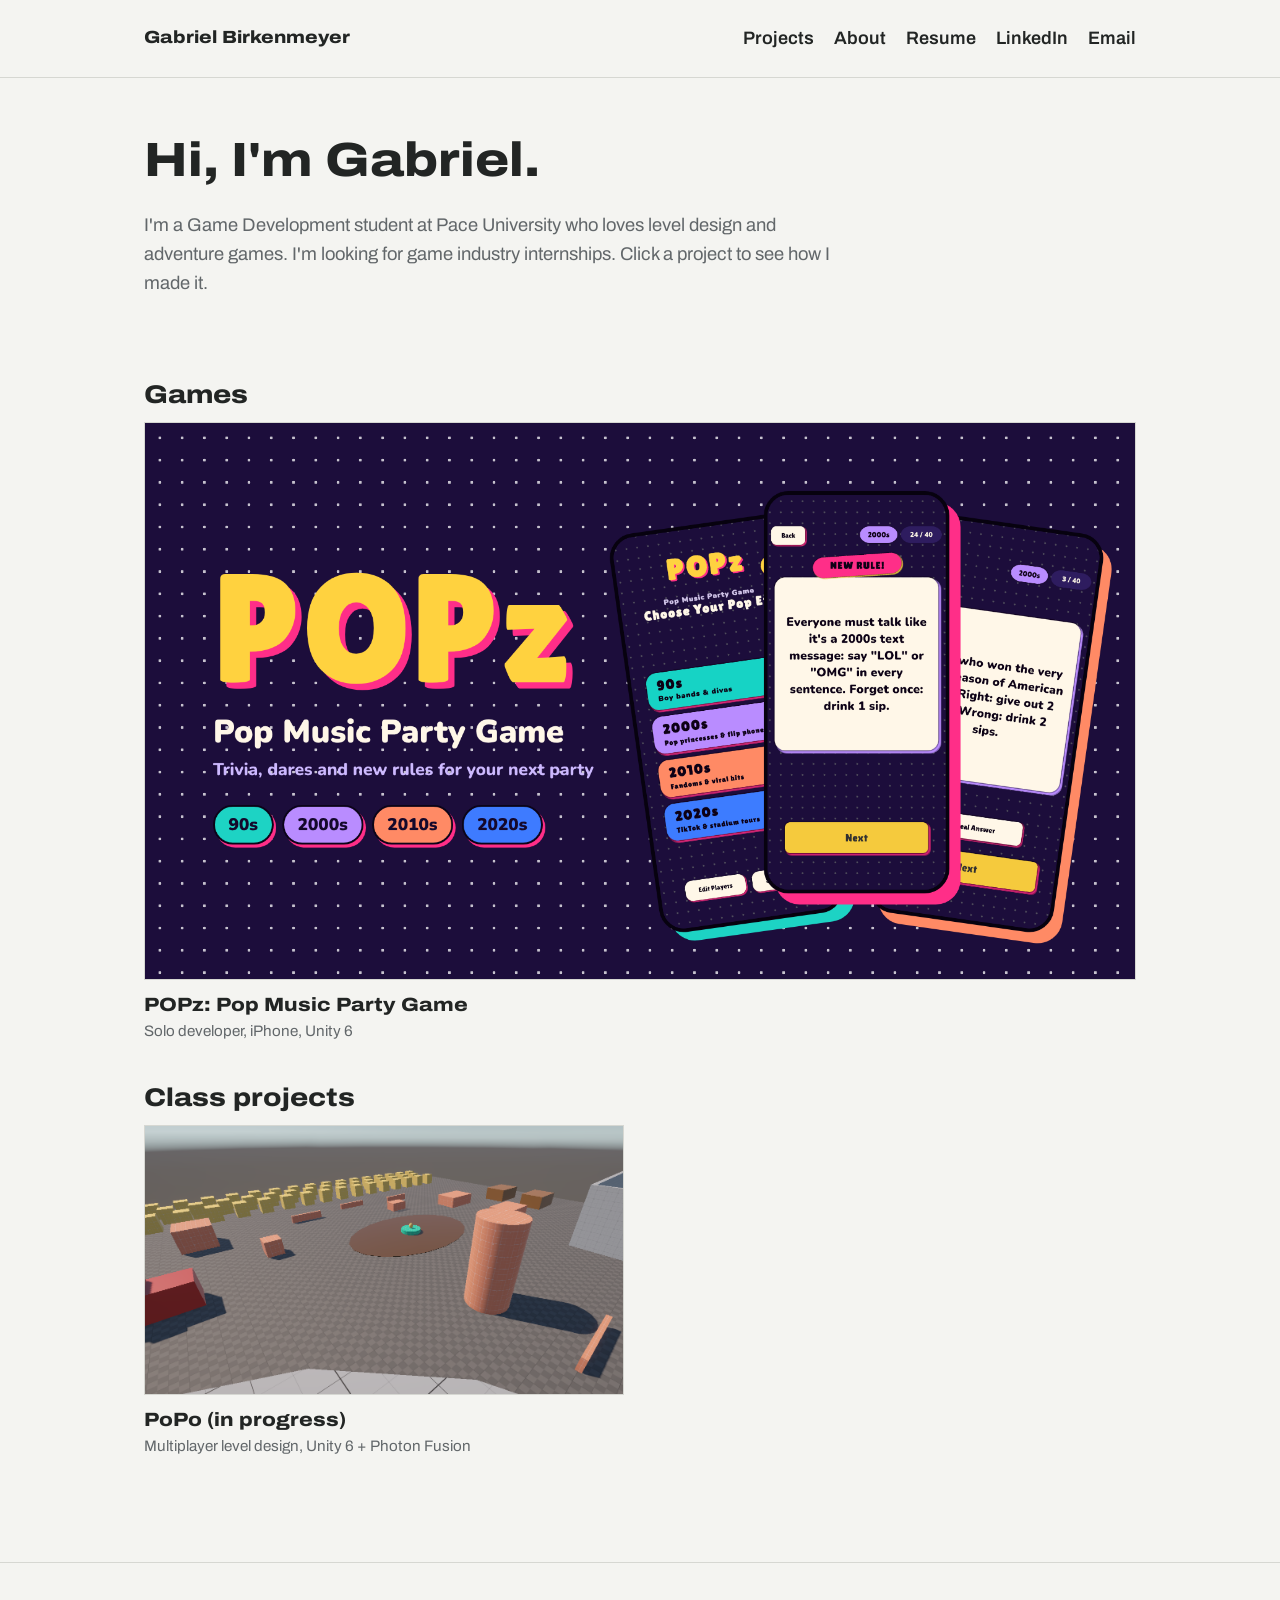
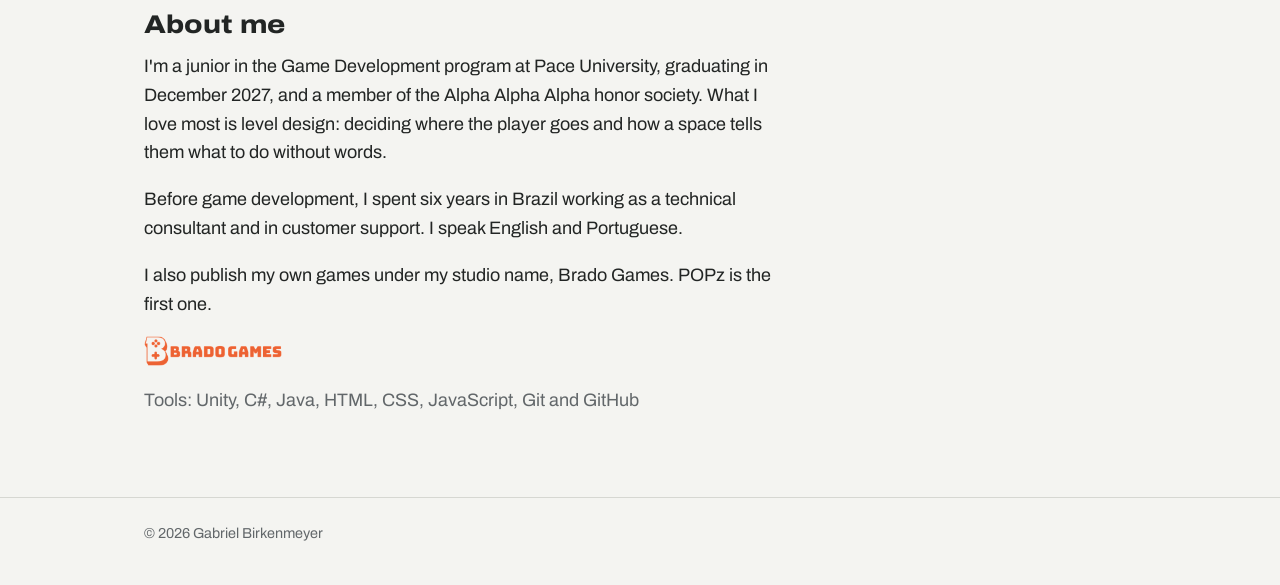
<file: index.html>
<!DOCTYPE html>
<html lang="en">
<head>
  <meta charset="UTF-8">
  <meta name="viewport" content="width=device-width, initial-scale=1">
  <title>Gabriel Birkenmeyer (Game Developer)</title>
  <meta name="description" content="Game development student at Pace University. Level design, Unity, and POPz, my party game for iPhone.">

  <link rel="preconnect" href="https://fonts.googleapis.com">
  <link rel="preconnect" href="https://fonts.gstatic.com" crossorigin>
  <link href="https://fonts.googleapis.com/css2?family=Archivo:wdth,wght@62..125,400..800&display=swap" rel="stylesheet">
  <link rel="stylesheet" href="style.css">
</head>
<body>

  <!-- ===================== HEADER (same on every page) ===================== -->
  <!-- TODO: add your resume PDF to the folder as resume.pdf -->
  <header class="site-header">
    <div class="wrap">
      <a class="logo" href="index.html">Gabriel Birkenmeyer</a>
      <nav class="site-nav" aria-label="Main">
        <a href="index.html#projects">Projects</a>
        <a href="index.html#about">About</a>
        <a href="resume.pdf">Resume</a>
        <a href="https://www.linkedin.com/in/gabriel-prado-340322141">LinkedIn</a>
        <a href="mailto:gabrielprado242@gmail.com">Email</a>
      </nav>
    </div>
  </header>

  <main>

    <!-- ===================== INTRO ===================== -->
    <section class="intro">
      <div class="wrap">
        <h1>Hi, I'm Gabriel.</h1>
        <p>
          I'm a Game Development student at Pace University who loves level design
          and adventure games. I'm looking for game industry internships.
          Click a project to see how I made it.
        </p>
      </div>
    </section>

    <!-- ===================== PROJECTS ===================== -->
    <!-- Each project is a picture that links to its own page.
         To add a project: copy one <a class="card"> block, then make its page
         by copying project-template.html. -->
    <section class="projects" id="projects">
      <div class="wrap">

        <h2>Games</h2>
        <div class="grid">

          <a class="card featured" href="popz.html">
            <img src="images/popz-cover.png" alt="POPz: Pop Music Party Game">
            <h3>POPz: Pop Music Party Game</h3>
            <p class="role">Solo developer, iPhone, Unity 6</p>
          </a>

        </div>

        <h2>Class projects</h2>
        <div class="grid">

          <a class="card" href="project-1.html">
            <img src="images/after_silotop.png" alt="PoPo: the Barnyard map seen from the silo">
            <h3>PoPo (in progress)</h3>
            <p class="role">Multiplayer level design, Unity 6 + Photon Fusion</p>
          </a>

          <!-- HIDDEN until it's ready: delete the <!- - and - -> lines around it to show it again.
          <a class="card" href="project-2.html">
            <img src="images/project-2.png" alt="Class project two">
            <h3>Class project two</h3>
            <p class="role">Unity 3D, Pace University</p>
          </a>
          -->

        </div>
      </div>
    </section>

    <!-- ===================== ABOUT ===================== -->
    <section class="about" id="about">
      <div class="wrap">
        <h2>About me</h2>
        <p>
          I'm a junior in the Game Development program at Pace University, graduating
          in December 2027, and a member of the Alpha Alpha Alpha honor society.
          What I love most is level design: deciding where the player goes and how a
          space tells them what to do without words.
        </p>
        <p>
          Before game development, I spent six years in Brazil working as a technical
          consultant and in customer support. I speak English and Portuguese.
        </p>
        <p>
          I also publish my own games under my studio name, Brado Games. POPz is the first one.
        </p>
        <p class="studio"><img src="images/brado-games-logo.png" alt="Brado Games logo"></p>
        <p class="tools">Tools: Unity, C#, Java, HTML, CSS, JavaScript, Git and GitHub</p>
      </div>
    </section>

  </main>

  <footer class="site-footer">
    <div class="wrap">© 2026 Gabriel Birkenmeyer</div>
  </footer>

</body>
</html>
</file>
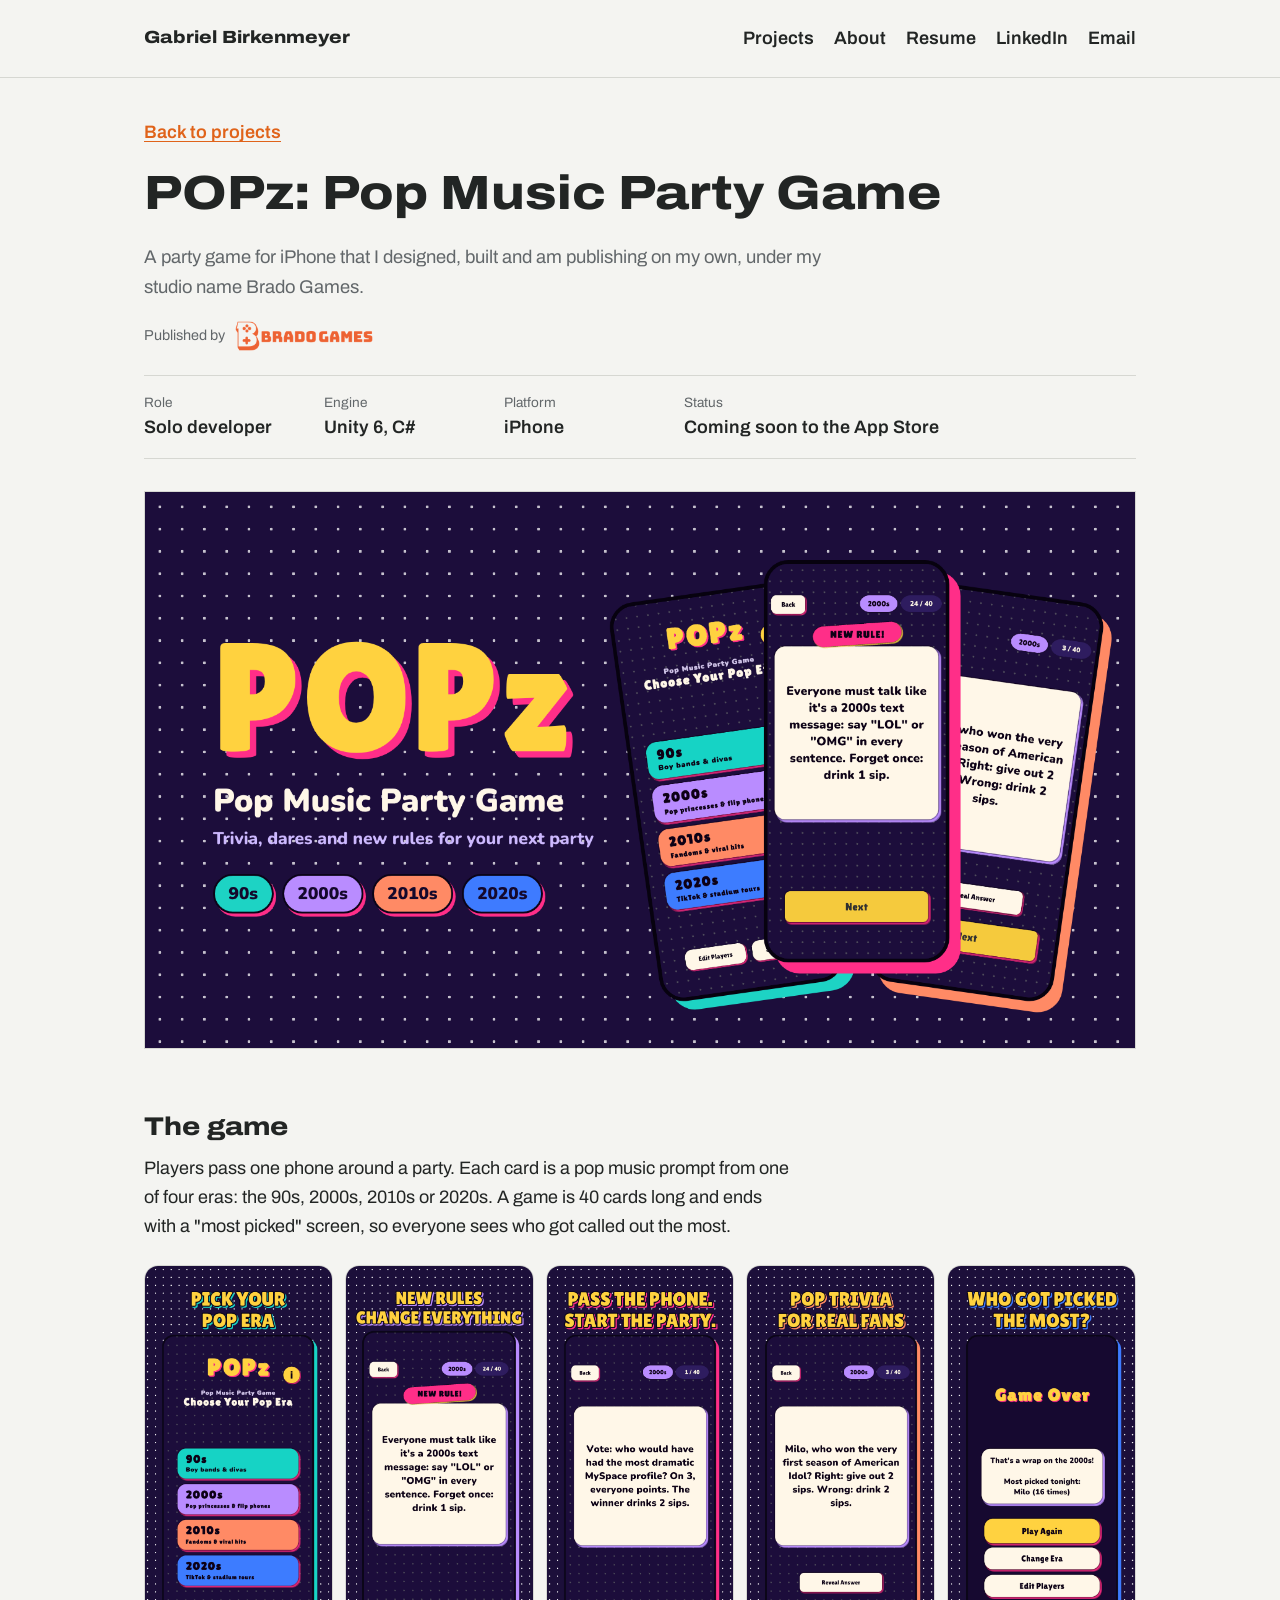
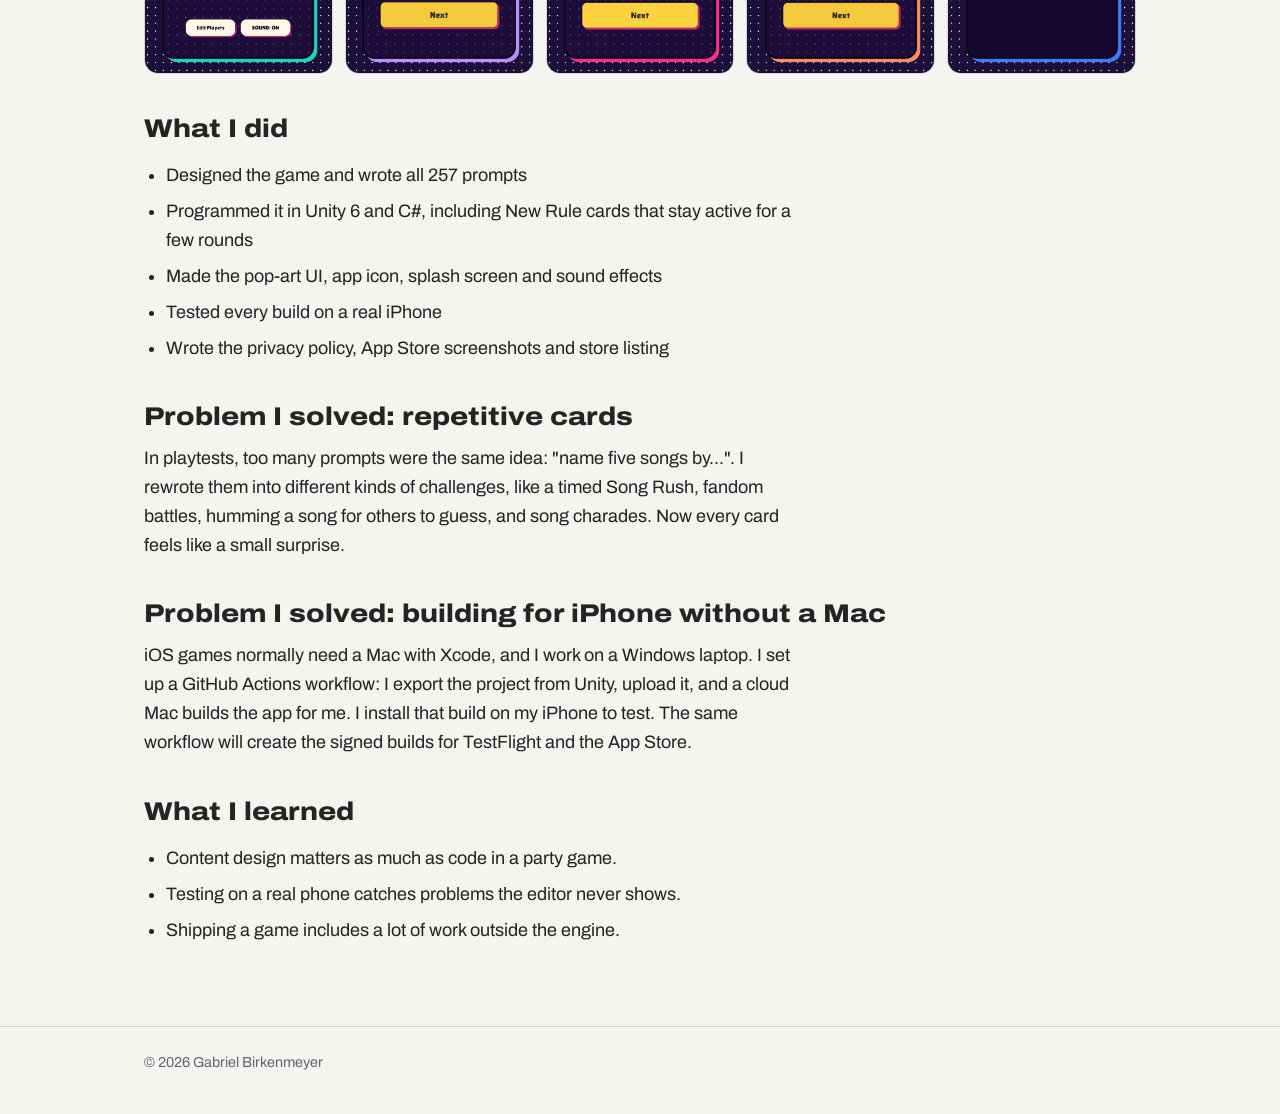
<file: popz.html>
<!DOCTYPE html>
<html lang="en">
<head>
  <meta charset="UTF-8">
  <meta name="viewport" content="width=device-width, initial-scale=1">
  <title>POPz — Gabriel Birkenmeyer</title>
  <meta name="description" content="How I made POPz, a pop music party game for iPhone, in Unity 6.">

  <link rel="preconnect" href="https://fonts.googleapis.com">
  <link rel="preconnect" href="https://fonts.gstatic.com" crossorigin>
  <link href="https://fonts.googleapis.com/css2?family=Archivo:wdth,wght@62..125,400..800&display=swap" rel="stylesheet">
  <link rel="stylesheet" href="style.css">
</head>
<body>

  <header class="site-header">
    <div class="wrap">
      <a class="logo" href="index.html">Gabriel Birkenmeyer</a>
      <nav class="site-nav" aria-label="Main">
        <a href="index.html#projects">Projects</a>
        <a href="index.html#about">About</a>
        <a href="resume.pdf">Resume</a>
        <a href="https://www.linkedin.com/in/gabriel-prado-340322141">LinkedIn</a>
        <a href="mailto:gabrielprado242@gmail.com">Email</a>
      </nav>
    </div>
  </header>

  <main>

    <!-- ===================== TOP ===================== -->
    <section class="project-top">
      <div class="wrap">
        <a class="back" href="index.html#projects">Back to projects</a>
        <h1>POPz: Pop Music Party Game</h1>
        <p class="lede">A party game for iPhone that I designed, built and am publishing on my own, under my studio name Brado Games.</p>
        <p class="studio">Published by <img src="images/brado-games-logo.png" alt="Brado Games logo"></p>

        <dl class="facts">
          <div><dt>Role</dt><dd>Solo developer</dd></div>
          <div><dt>Engine</dt><dd>Unity 6, C#</dd></div>
          <div><dt>Platform</dt><dd>iPhone</dd></div>
          <div><dt>Status</dt><dd>Coming soon to the App Store</dd></div>
        </dl>

        <img class="cover" src="images/popz-cover.png" alt="POPz cover image">
      </div>
    </section>

    <!-- ===================== DETAILS ===================== -->
    <section class="project-body">
      <div class="wrap">

        <h2>The game</h2>
        <p>
          Players pass one phone around a party. Each card is a pop music prompt from
          one of four eras: the 90s, 2000s, 2010s or 2020s. A game is 40 cards long and
          ends with a "most picked" screen, so everyone sees who got called out the most.
        </p>

        <!-- Your 5 App Store screenshots -->
        <div class="shots">
          <img src="images/popz-1.png" alt="Pick your pop era screen">
          <img src="images/popz-2.png" alt="A New Rule card">
          <img src="images/popz-3.png" alt="A vote card">
          <img src="images/popz-4.png" alt="A pop trivia card">
          <img src="images/popz-5.png" alt="Game over screen showing who got picked the most">
        </div>

        <h2>What I did</h2>
        <ul>
          <li>Designed the game and wrote all 257 prompts</li>
          <li>Programmed it in Unity 6 and C#, including New Rule cards that stay active for a few rounds</li>
          <li>Made the pop-art UI, app icon, splash screen and sound effects</li>
          <li>Tested every build on a real iPhone</li>
          <li>Wrote the privacy policy, App Store screenshots and store listing</li>
        </ul>

        <h2>Problem I solved: repetitive cards</h2>
        <p>
          In playtests, too many prompts were the same idea: "name five songs by...".
          I rewrote them into different kinds of challenges, like a timed Song Rush,
          fandom battles, humming a song for others to guess, and song charades.
          Now every card feels like a small surprise.
        </p>

        <h2>Problem I solved: building for iPhone without a Mac</h2>
        <p>
          iOS games normally need a Mac with Xcode, and I work on a Windows laptop.
          I set up a GitHub Actions workflow: I export the project from Unity, upload it,
          and a cloud Mac builds the app for me. I install that build on my iPhone to test.
          The same workflow will create the signed builds for TestFlight and the App Store.
        </p>

        <h2>What I learned</h2>
        <ul>
          <li>Content design matters as much as code in a party game.</li>
          <li>Testing on a real phone catches problems the editor never shows.</li>
          <li>Shipping a game includes a lot of work outside the engine.</li>
        </ul>

      </div>
    </section>

  </main>

  <footer class="site-footer">
    <div class="wrap">© 2026 Gabriel Birkenmeyer</div>
  </footer>

  <script src="lightbox.js"></script>
</body>
</html>
</file>
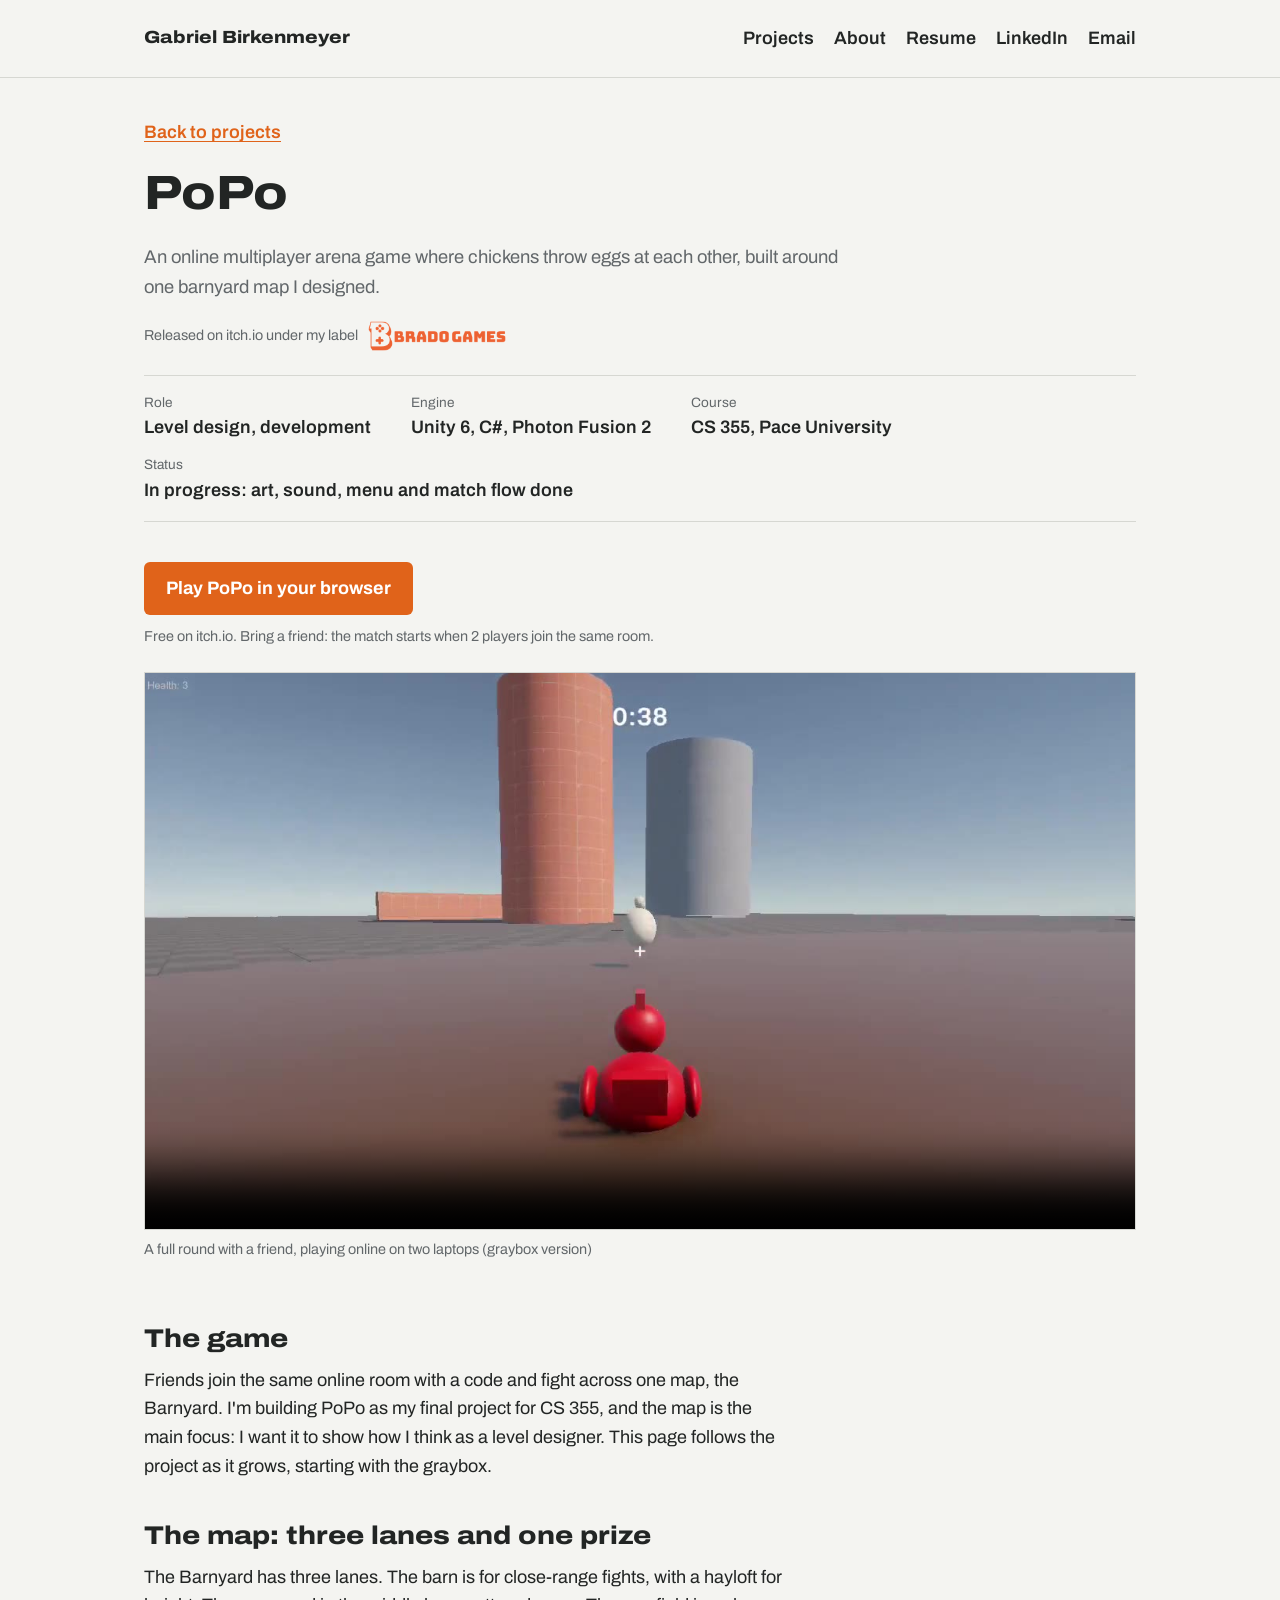
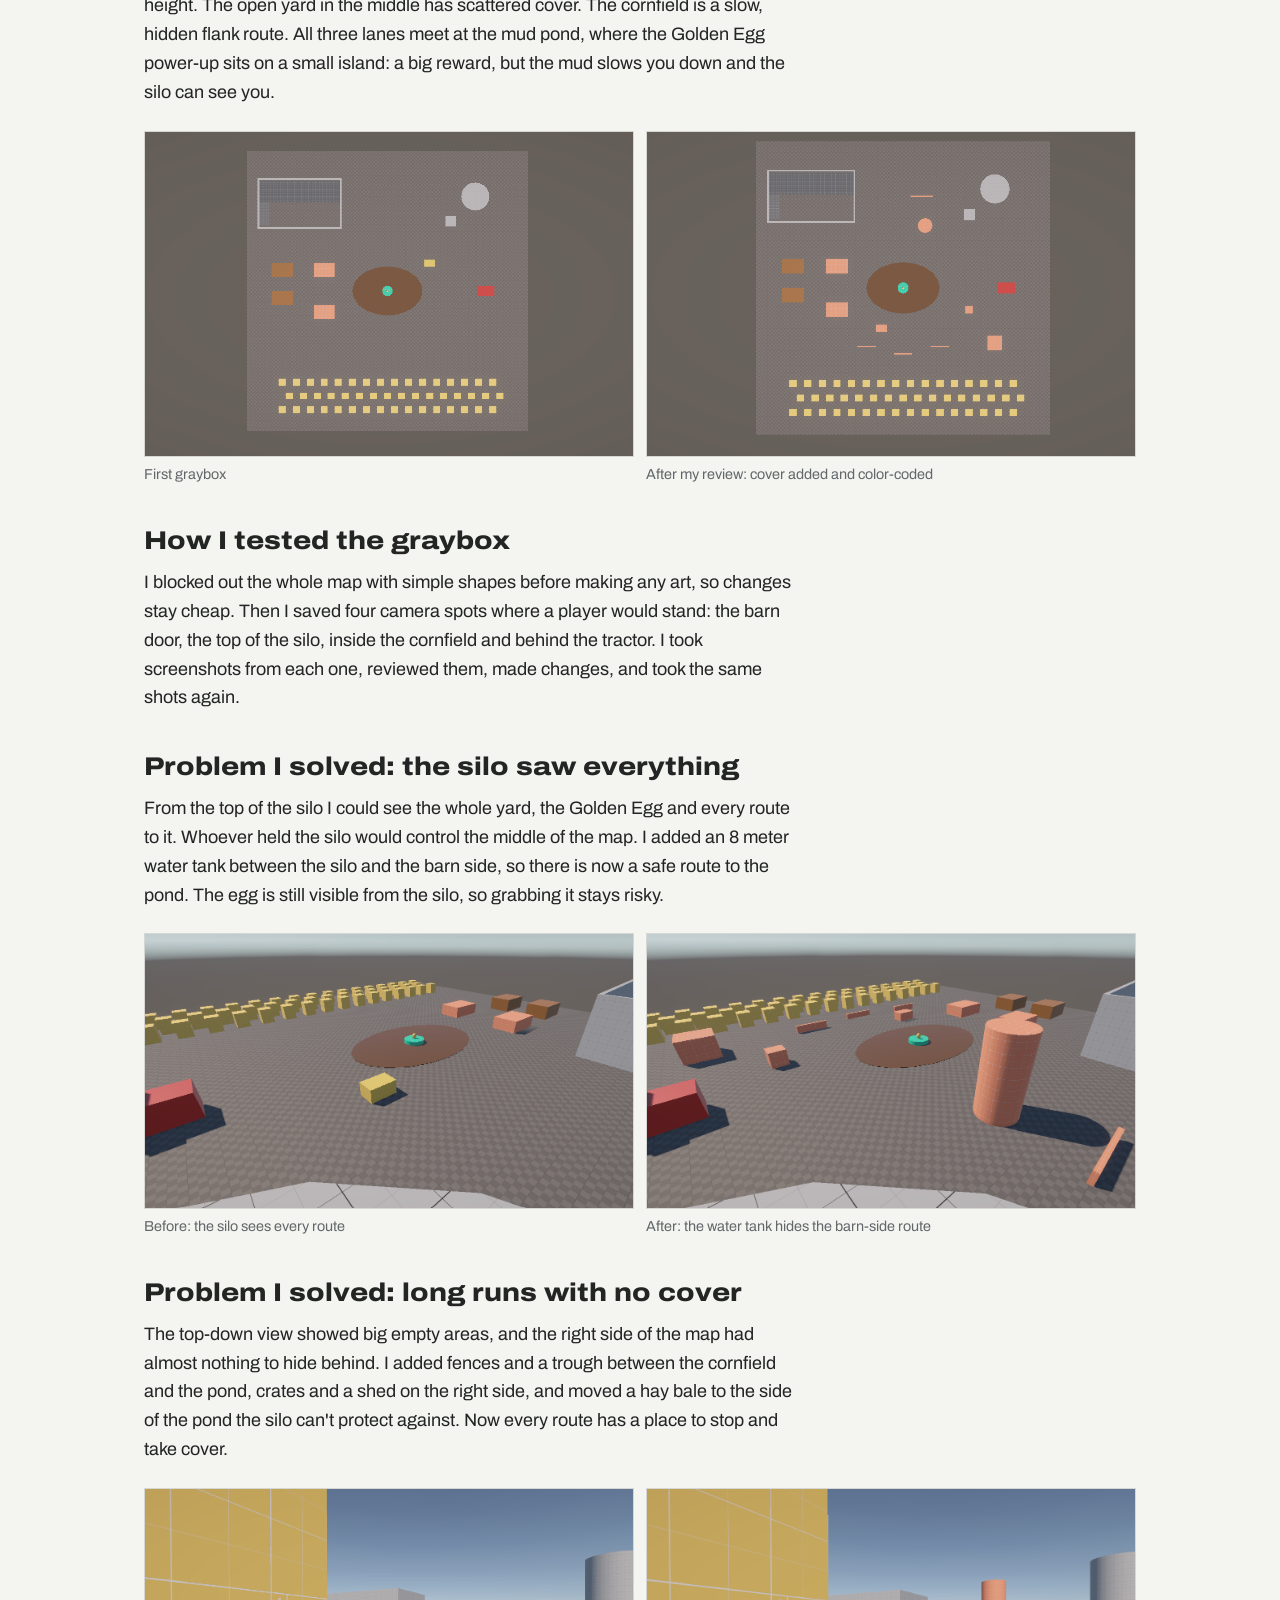
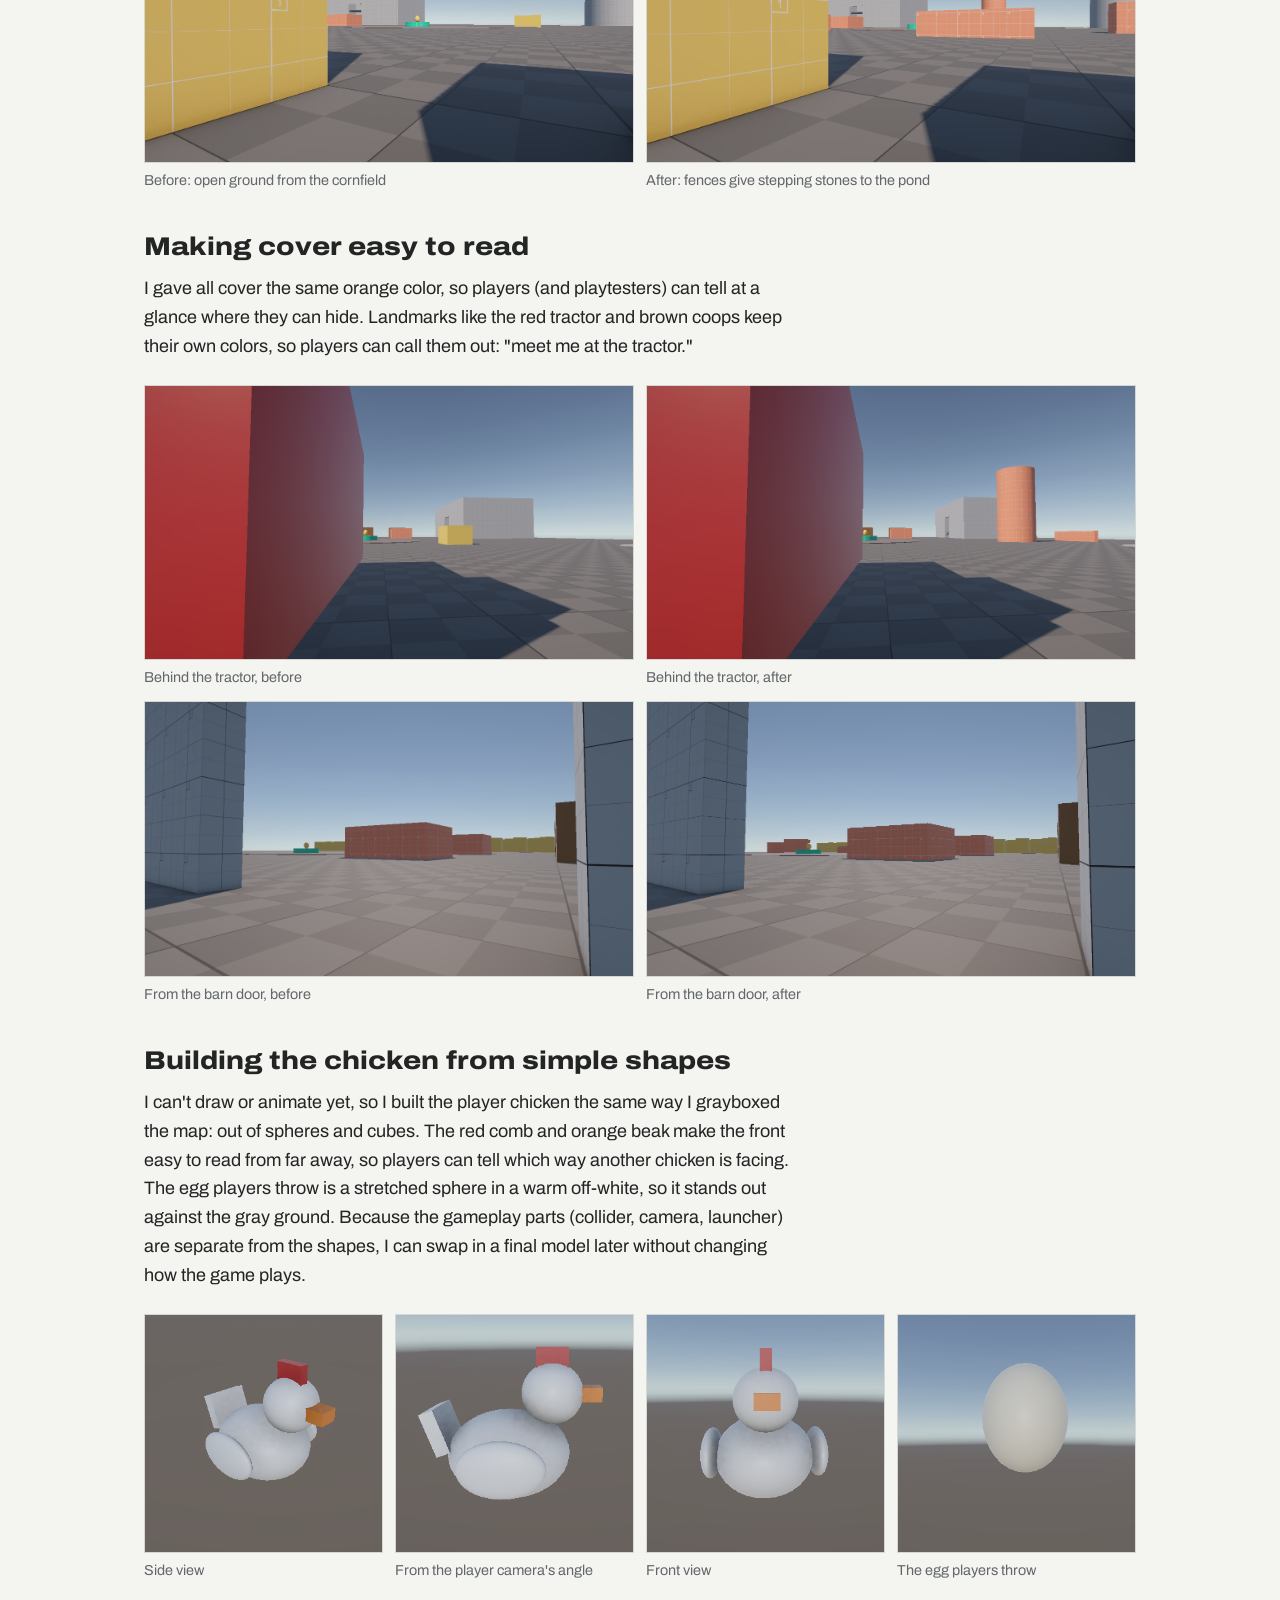
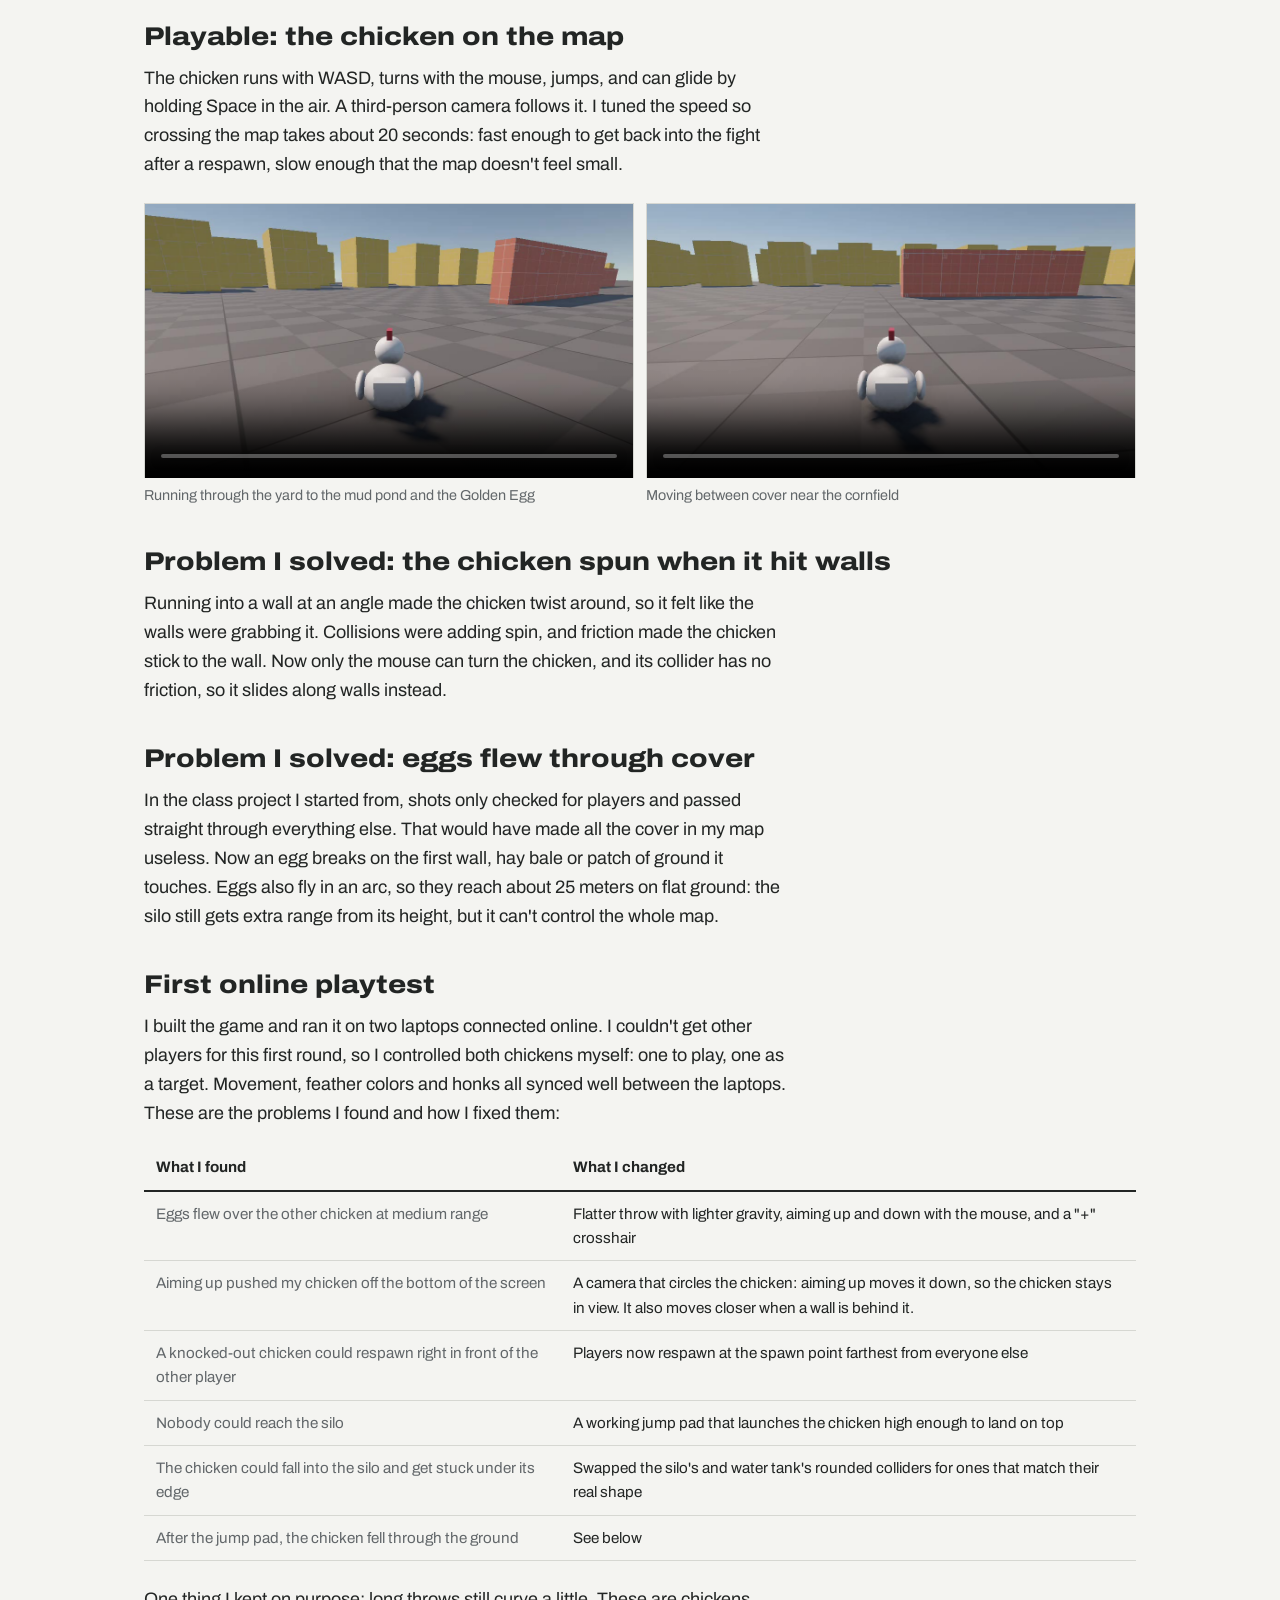
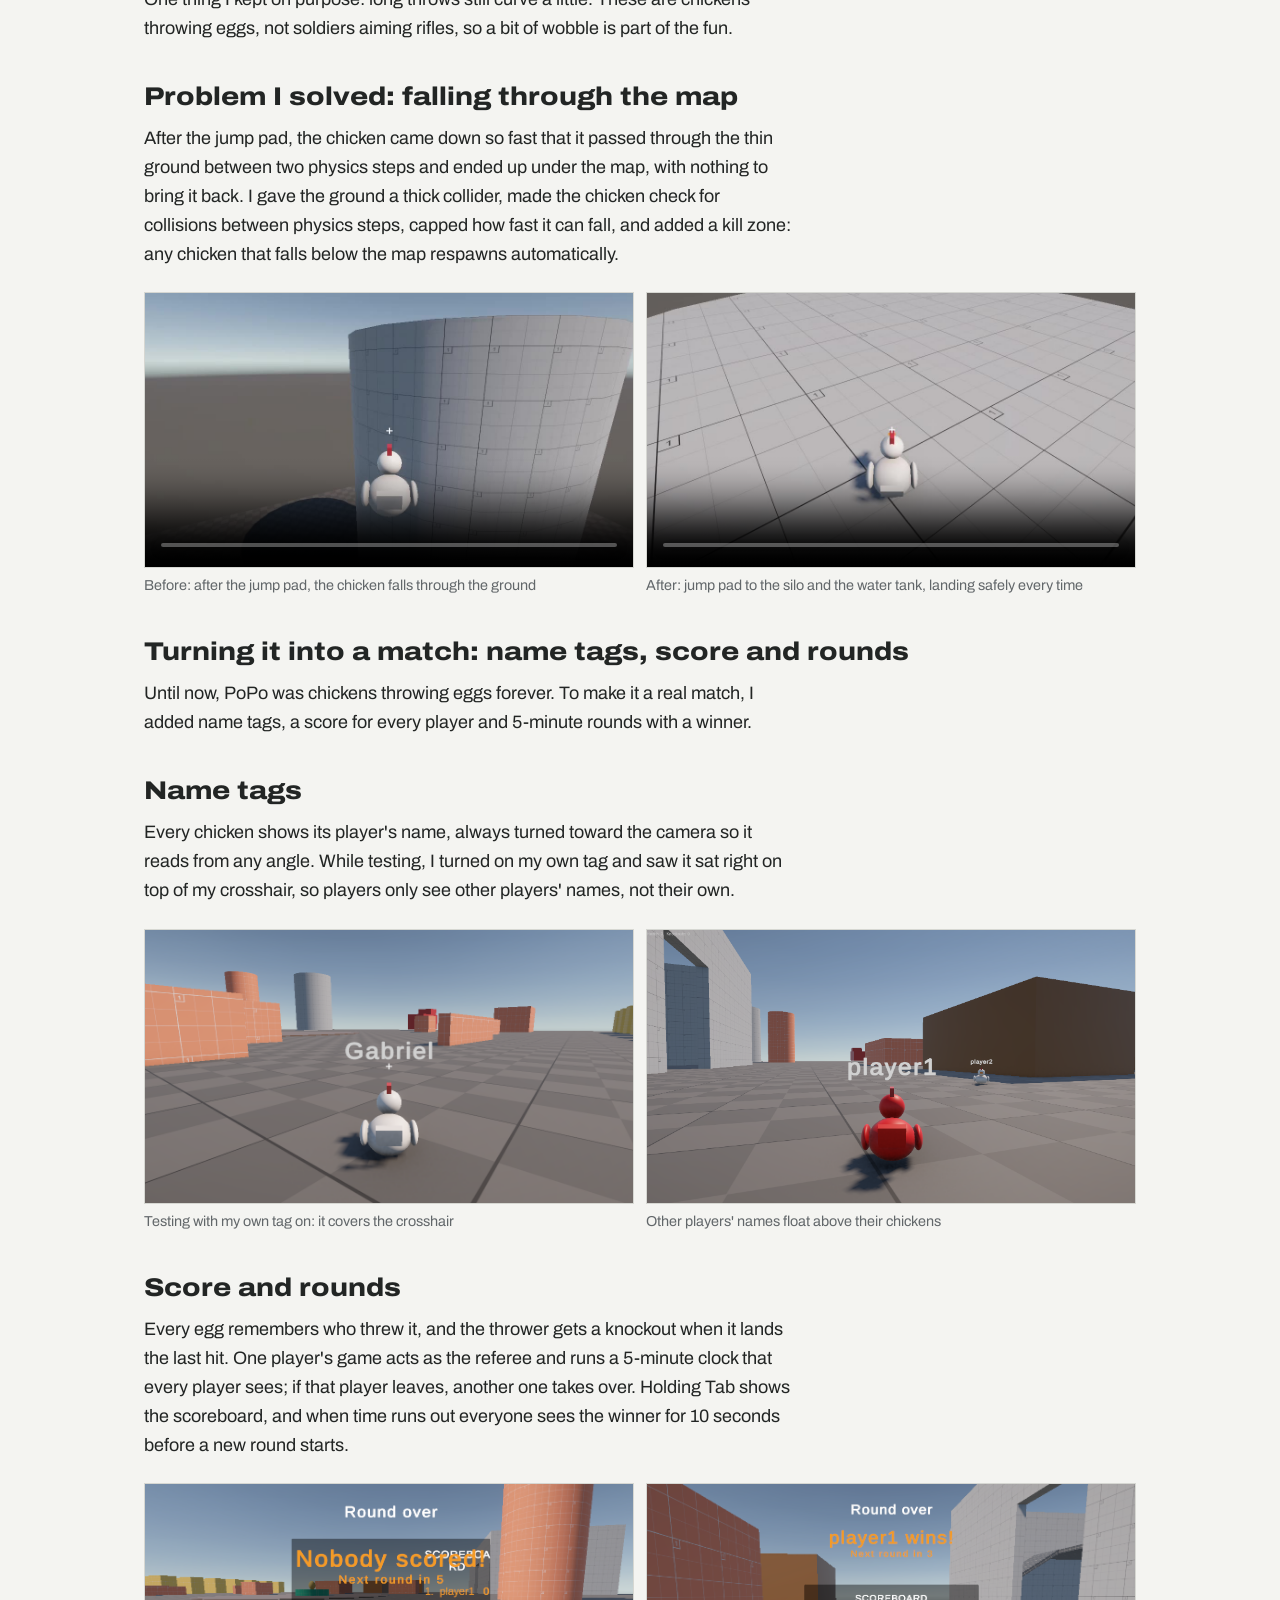
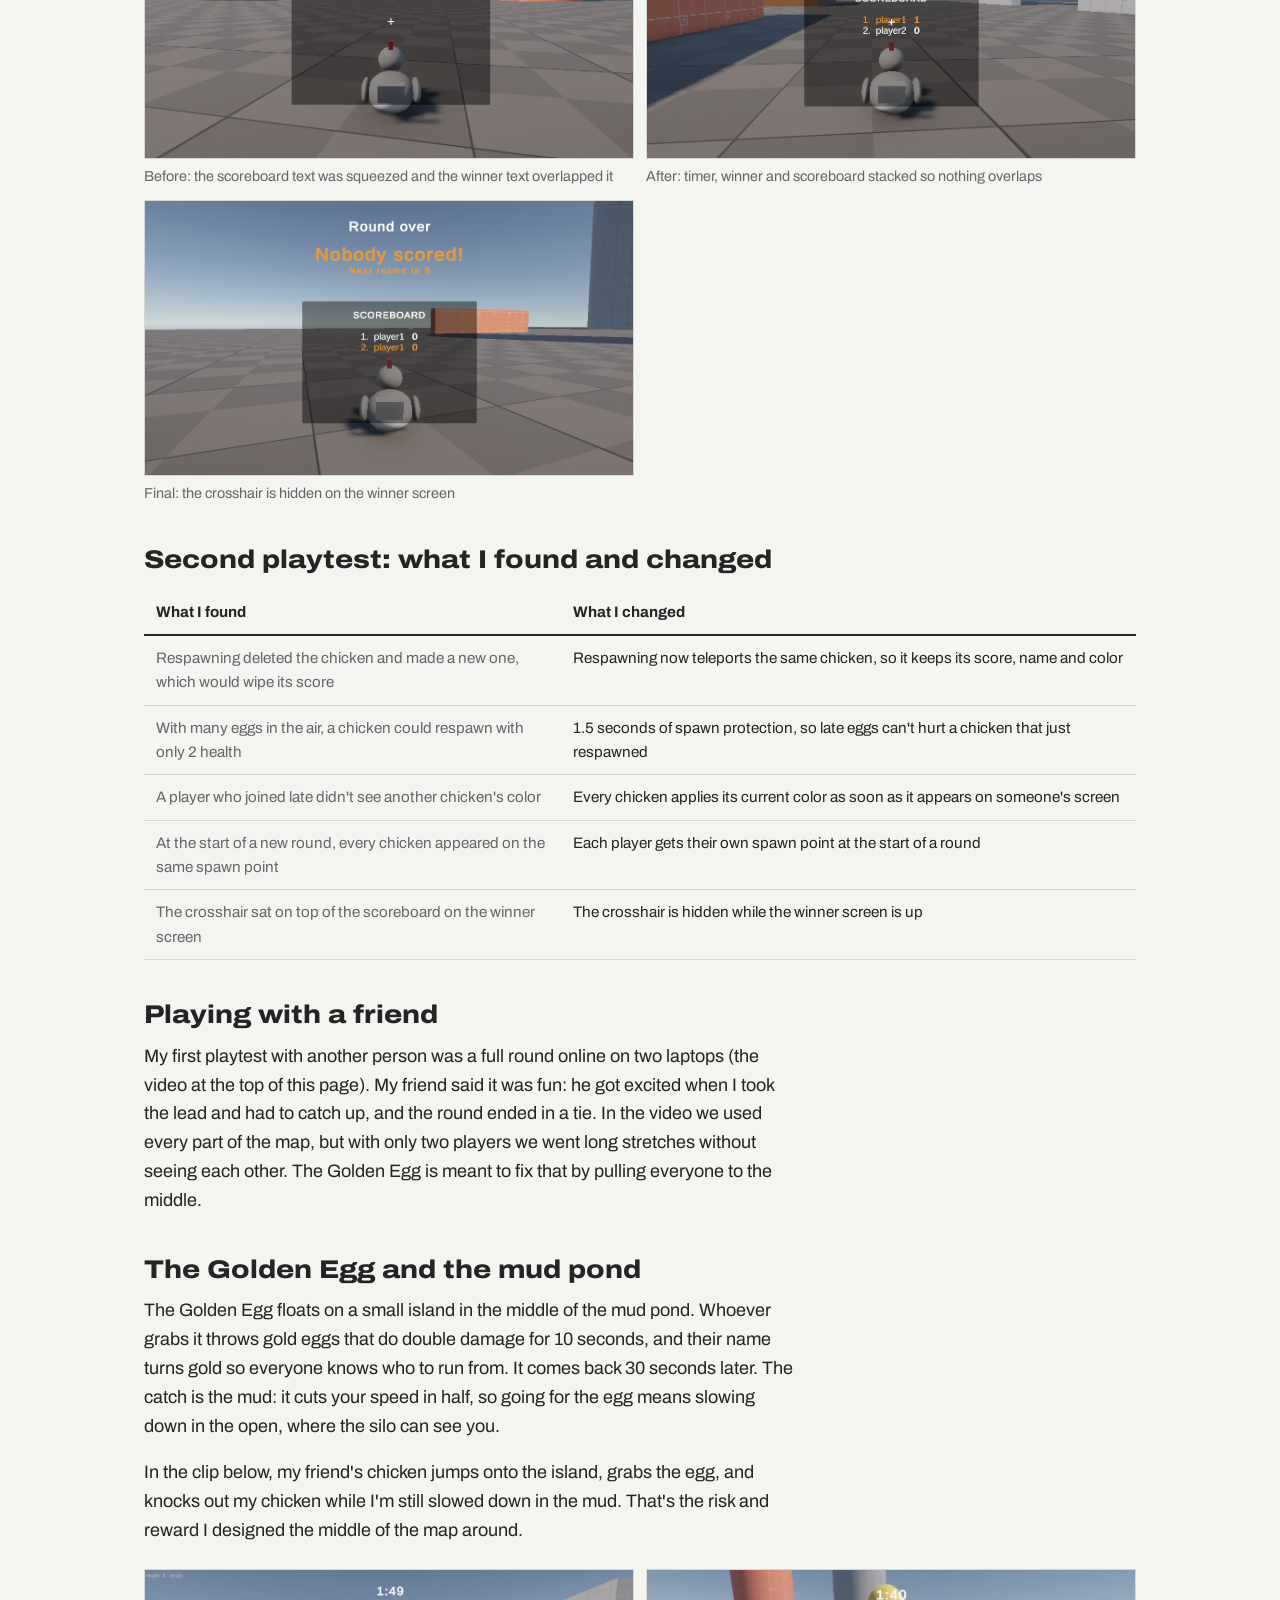
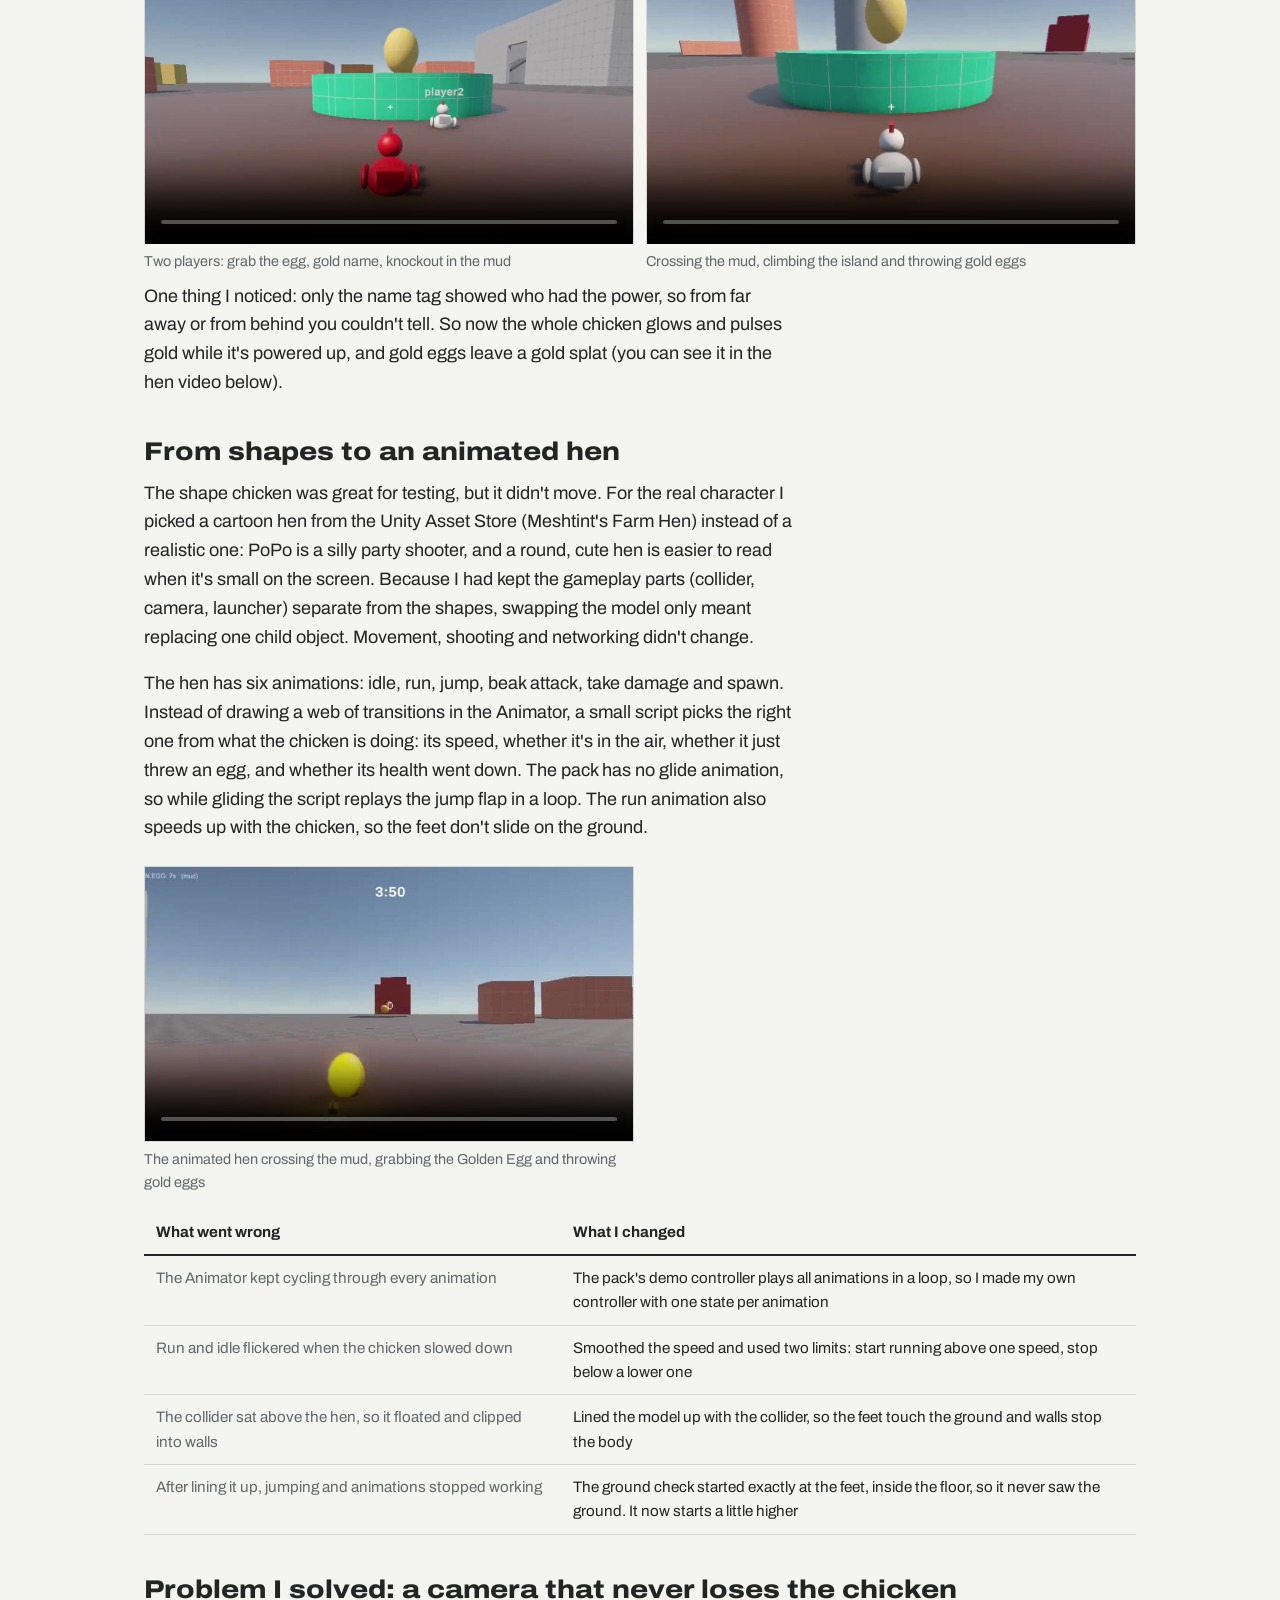
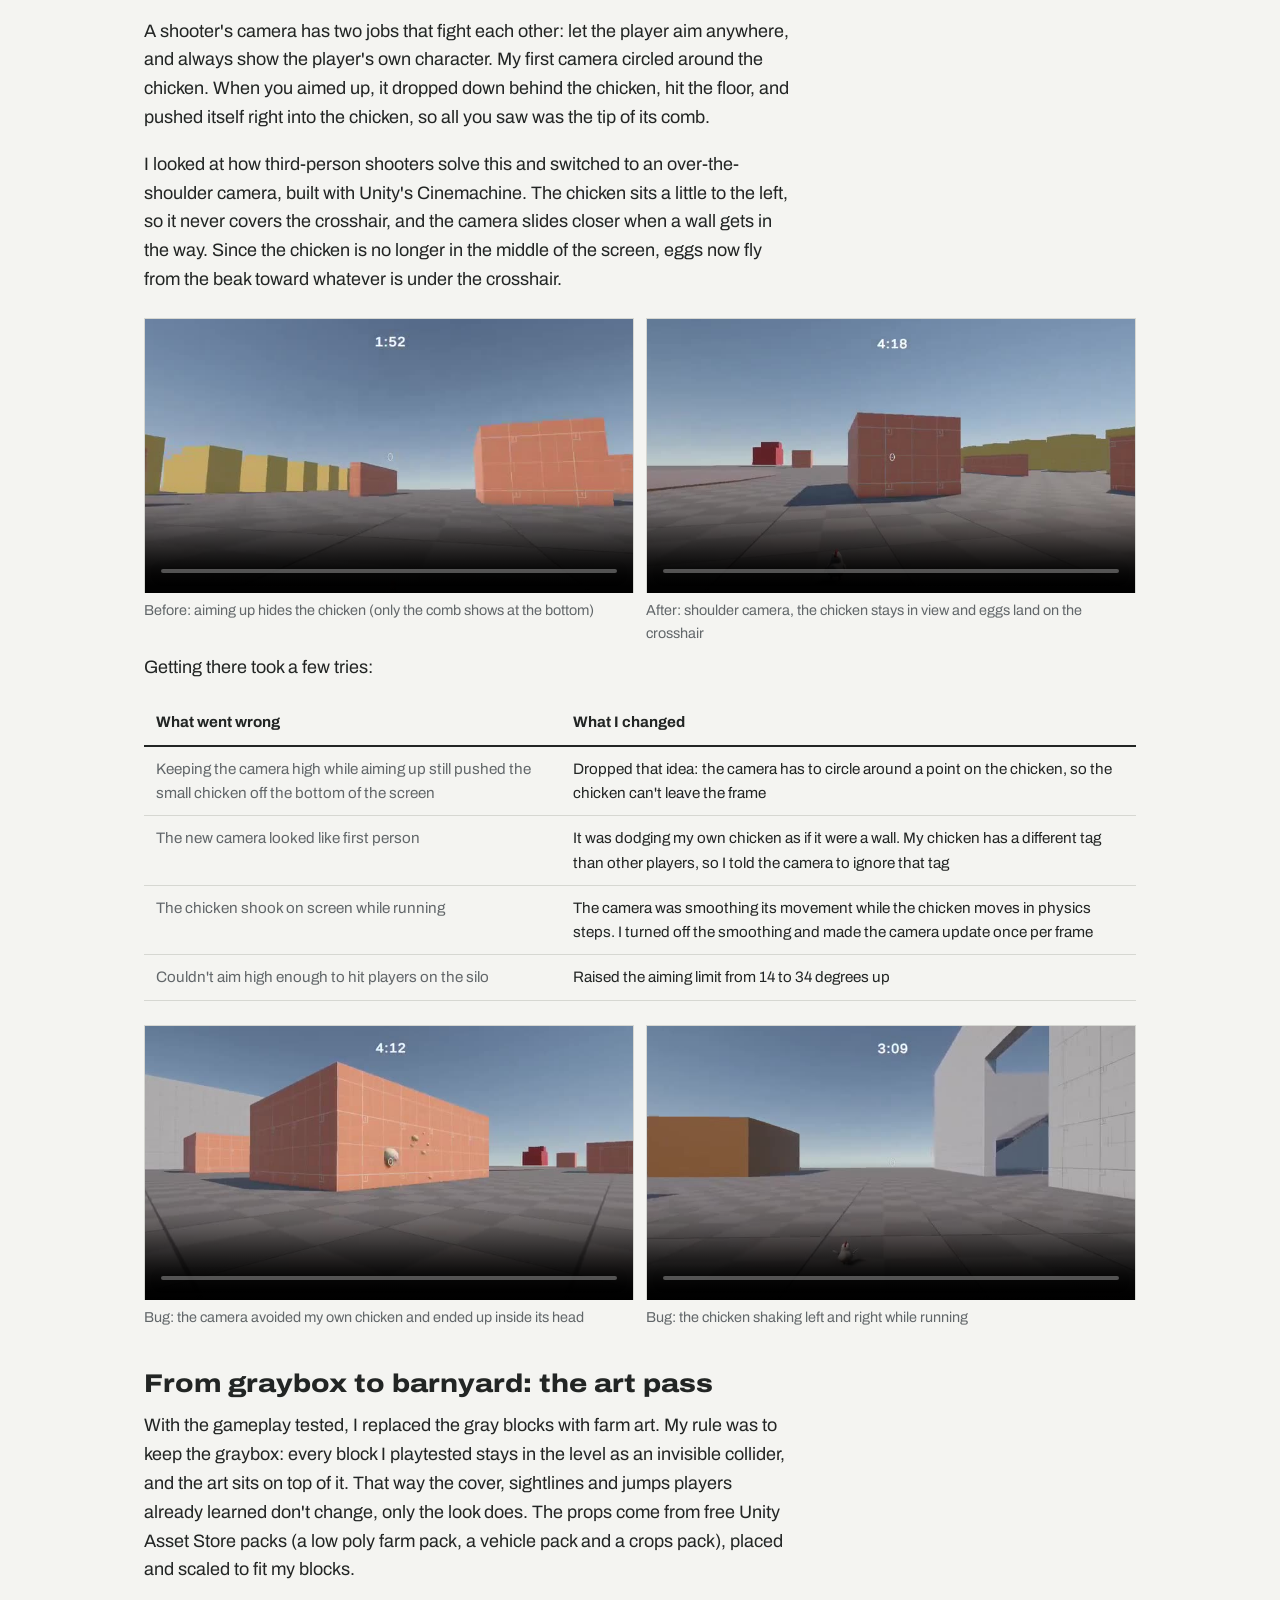
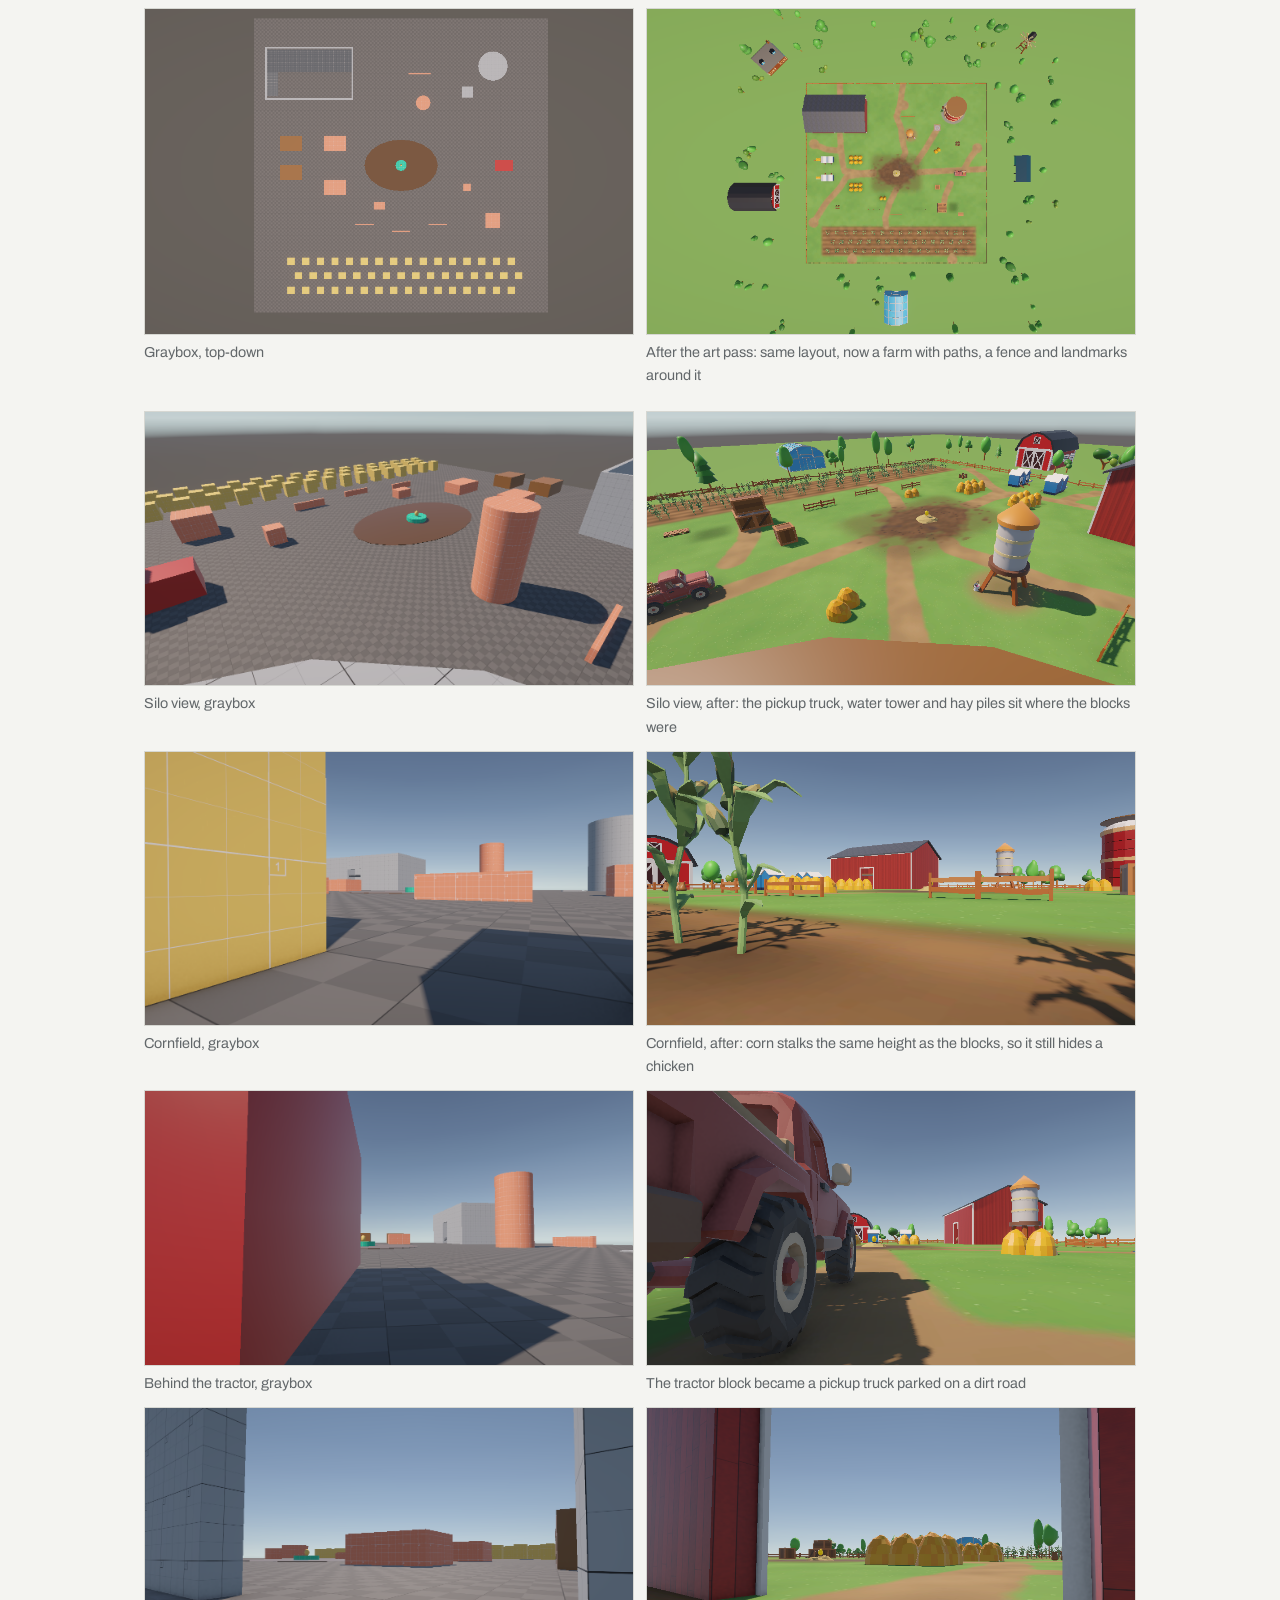
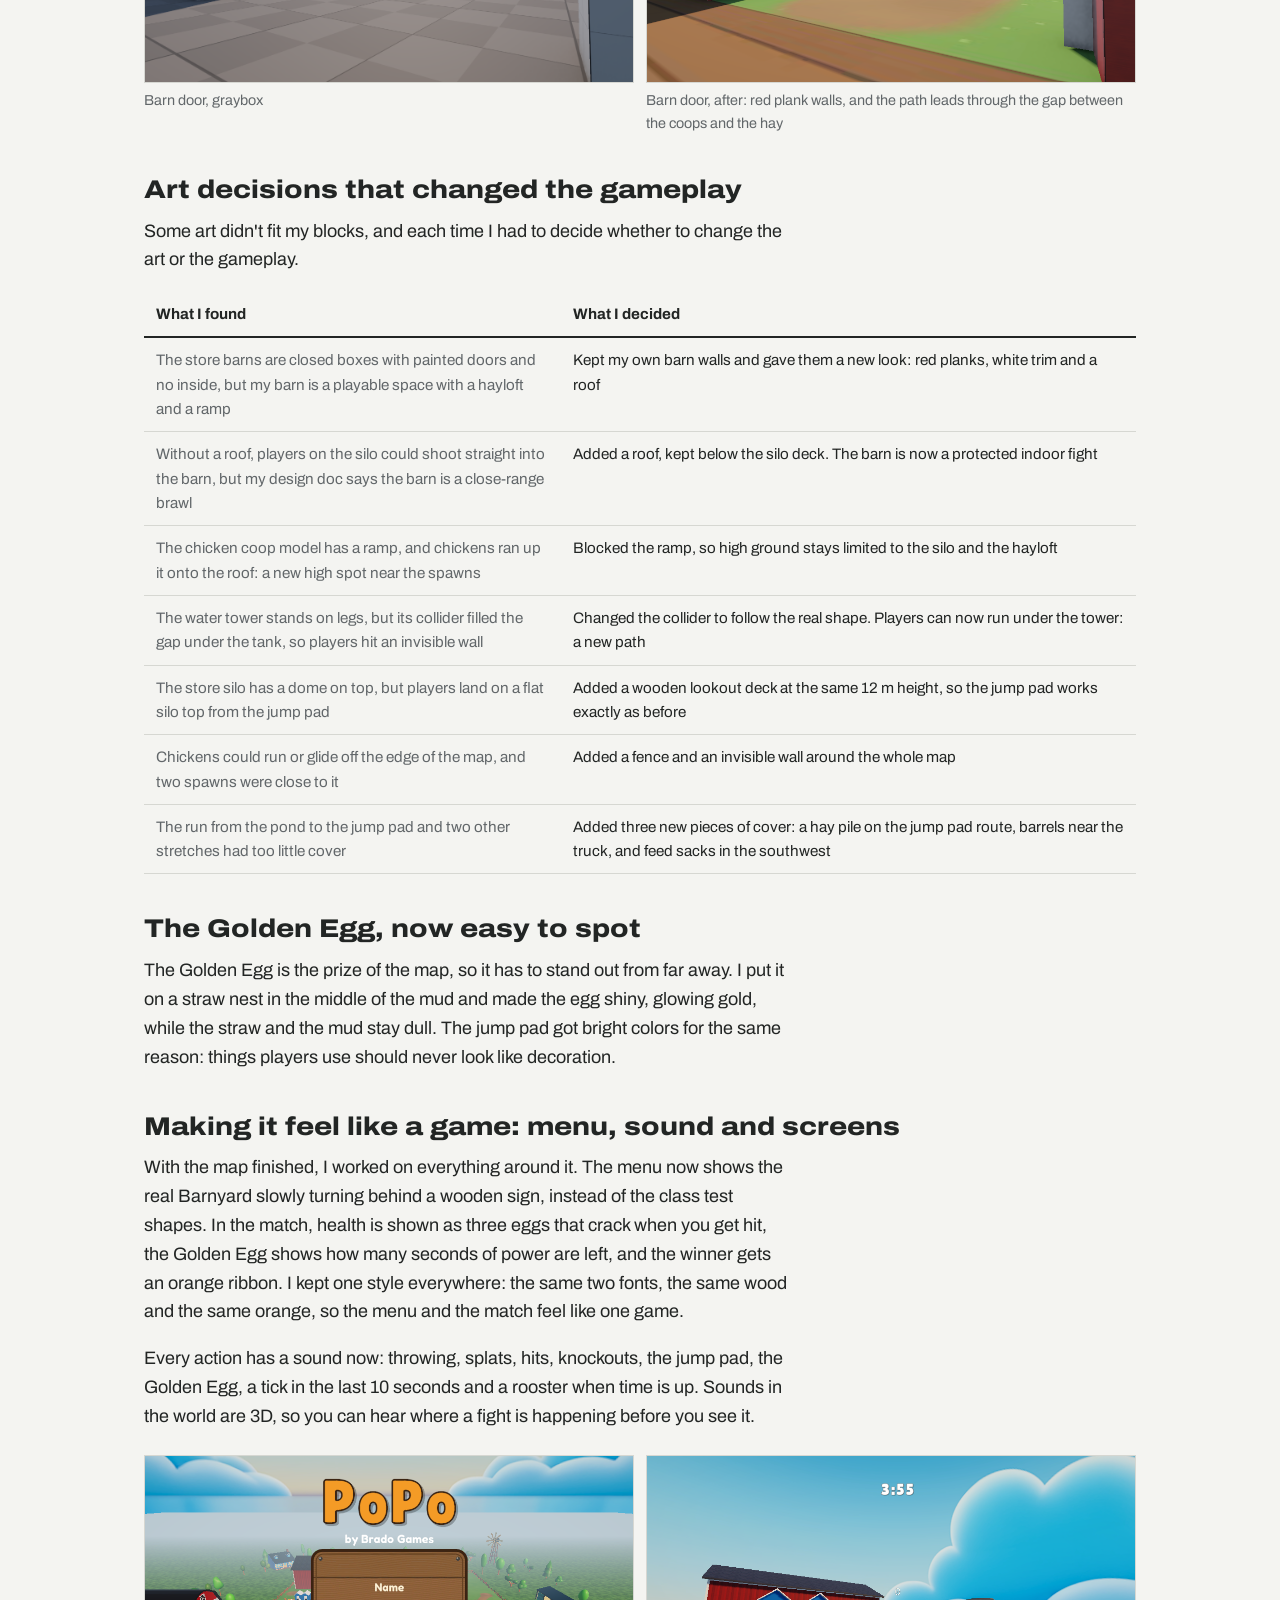
<file: project-1.html>
<!DOCTYPE html>
<html lang="en">
<head>
  <meta charset="UTF-8">
  <meta name="viewport" content="width=device-width, initial-scale=1">
  <title>PoPo</title>
  <meta name="description" content="PoPo: an online multiplayer arena game in Unity 6 and Photon Fusion, built around one barnyard map. Level design process from graybox to playtest.">

  <link rel="preconnect" href="https://fonts.googleapis.com">
  <link rel="preconnect" href="https://fonts.gstatic.com" crossorigin>
  <link href="https://fonts.googleapis.com/css2?family=Archivo:wdth,wght@62..125,400..800&display=swap" rel="stylesheet">
  <link rel="stylesheet" href="style.css">
</head>
<body>

  <header class="site-header">
    <div class="wrap">
      <a class="logo" href="index.html">Gabriel Birkenmeyer</a>
      <nav class="site-nav" aria-label="Main">
        <a href="index.html#projects">Projects</a>
        <a href="index.html#about">About</a>
        <a href="resume.pdf">Resume</a>
        <a href="https://www.linkedin.com/in/gabriel-prado-340322141">LinkedIn</a>
        <a href="mailto:gabrielprado242@gmail.com">Email</a>
      </nav>
    </div>
  </header>

  <main>

    <!-- ===================== TOP ===================== -->
    <section class="project-top">
      <div class="wrap">
        <a class="back" href="index.html#projects">Back to projects</a>
        <h1>PoPo</h1>
        <p class="lede">An online multiplayer arena game where chickens throw eggs at each other, built around one barnyard map I designed.</p>
        <p class="studio">Released on itch.io under my label <img src="images/brado-games-logo.png" alt="Brado Games logo"></p>

        <dl class="facts">
          <div><dt>Role</dt><dd>Level design, development</dd></div>
          <div><dt>Engine</dt><dd>Unity 6, C#, Photon Fusion 2</dd></div>
          <div><dt>Course</dt><dd>CS 355, Pace University</dd></div>
          <div><dt>Status</dt><dd>In progress: art, sound, menu and match flow done</dd></div>
        </dl>

        <a class="play-btn" href="https://gabrielbirkenmeyer.itch.io/popo" target="_blank" rel="noopener">Play PoPo in your browser</a>
        <p class="play-note">Free on itch.io. Bring a friend: the match starts when 2 players join the same room.</p>

        <figure class="hero">
          <video class="cover" src="videos/PoPo_gameplay_2players.mp4" poster="images/PoPo_gameplay_2players_poster.jpg" controls muted playsinline preload="metadata"></video>
          <figcaption>A full round with a friend, playing online on two laptops (graybox version)</figcaption>
        </figure>
      </div>
    </section>

    <!-- ===================== DETAILS ===================== -->
    <section class="project-body">
      <div class="wrap">

        <h2>The game</h2>
        <p>
          Friends join the same online room with a code and fight across one map, the Barnyard.
          I'm building PoPo as my final project for CS 355, and the map is the main focus:
          I want it to show how I think as a level designer. This page follows the project as
          it grows, starting with the graybox.
        </p>

        <!-- ===================== THE MAP ===================== -->
        <h2>The map: three lanes and one prize</h2>
        <p>
          The Barnyard has three lanes. The barn is for close-range fights, with a hayloft for
          height. The open yard in the middle has scattered cover. The cornfield is a slow, hidden
          flank route. All three lanes meet at the mud pond, where the Golden Egg power-up sits on a
          small island: a big reward, but the mud slows you down and the silo can see you.
        </p>

        <div class="shots wide map">
          <figure>
            <img src="images/graybox_topdown.png" alt="Top-down view of the first graybox">
            <figcaption>First graybox</figcaption>
          </figure>
          <figure>
            <img src="images/after_topdown.png" alt="Top-down view after the review, with more cover in orange">
            <figcaption>After my review: cover added and color-coded</figcaption>
          </figure>
        </div>

        <!-- ===================== GRAYBOX REVIEW ===================== -->
        <h2>How I tested the graybox</h2>
        <p>
          I blocked out the whole map with simple shapes before making any art, so changes stay cheap.
          Then I saved four camera spots where a player would stand: the barn door, the top of the silo,
          inside the cornfield and behind the tractor. I took screenshots from each one, reviewed them,
          made changes, and took the same shots again.
        </p>

        <h2>Problem I solved: the silo saw everything</h2>
        <p>
          From the top of the silo I could see the whole yard, the Golden Egg and every route to it.
          Whoever held the silo would control the middle of the map. I added an 8 meter water tank
          between the silo and the barn side, so there is now a safe route to the pond. The egg is
          still visible from the silo, so grabbing it stays risky.
        </p>

        <div class="shots wide">
          <figure>
            <img src="images/graybox_silotop.png" alt="View from the silo before: the whole yard is open">
            <figcaption>Before: the silo sees every route</figcaption>
          </figure>
          <figure>
            <img src="images/after_silotop.png" alt="View from the silo after: the water tank blocks part of the yard">
            <figcaption>After: the water tank hides the barn-side route</figcaption>
          </figure>
        </div>

        <h2>Problem I solved: long runs with no cover</h2>
        <p>
          The top-down view showed big empty areas, and the right side of the map had almost nothing
          to hide behind. I added fences and a trough between the cornfield and the pond, crates and a
          shed on the right side, and moved a hay bale to the side of the pond the silo can't protect
          against. Now every route has a place to stop and take cover.
        </p>

        <div class="shots wide">
          <figure>
            <img src="images/graybox_cornfield.png" alt="From the cornfield before: open ground to the pond">
            <figcaption>Before: open ground from the cornfield</figcaption>
          </figure>
          <figure>
            <img src="images/after_cornfield.png" alt="From the cornfield after: fences and the water tank add cover">
            <figcaption>After: fences give stepping stones to the pond</figcaption>
          </figure>
        </div>

        <h2>Making cover easy to read</h2>
        <p>
          I gave all cover the same orange color, so players (and playtesters) can tell at a glance
          where they can hide. Landmarks like the red tractor and brown coops keep their own colors,
          so players can call them out: "meet me at the tractor."
        </p>

        <div class="shots wide">
          <figure>
            <img src="images/graybox_tractor.png" alt="Behind the tractor before the review">
            <figcaption>Behind the tractor, before</figcaption>
          </figure>
          <figure>
            <img src="images/after_tractor.png" alt="Behind the tractor after the review, with orange cover">
            <figcaption>Behind the tractor, after</figcaption>
          </figure>
          <figure>
            <img src="images/graybox_barndoor.png" alt="Looking out of the barn door before the review">
            <figcaption>From the barn door, before</figcaption>
          </figure>
          <figure>
            <img src="images/after_barndoor.png" alt="Looking out of the barn door after the review">
            <figcaption>From the barn door, after</figcaption>
          </figure>
        </div>

        <!-- ===================== THE CHICKEN ===================== -->
        <h2>Building the chicken from simple shapes</h2>
        <p>
          I can't draw or animate yet, so I built the player chicken the same way I grayboxed the map:
          out of spheres and cubes. The red comb and orange beak make the front easy to read from far
          away, so players can tell which way another chicken is facing. The egg players throw is a
          stretched sphere in a warm off-white, so it stands out against the gray ground.
          Because the gameplay parts (collider, camera, launcher) are separate from the shapes,
          I can swap in a final model later without changing how the game plays.
        </p>

        <div class="shots models">
          <figure>
            <img src="images/chicken1.png" alt="The placeholder chicken from the side">
            <figcaption>Side view</figcaption>
          </figure>
          <figure>
            <img src="images/chicken2.png" alt="The placeholder chicken from behind">
            <figcaption>From the player camera's angle</figcaption>
          </figure>
          <figure>
            <img src="images/chicken3.png" alt="The placeholder chicken from the front">
            <figcaption>Front view</figcaption>
          </figure>
          <figure>
            <img src="images/egg1.png" alt="The egg projectile">
            <figcaption>The egg players throw</figcaption>
          </figure>
        </div>

        <h2>Playable: the chicken on the map</h2>
        <p>
          The chicken runs with WASD, turns with the mouse, jumps, and can glide by holding Space in the air.
          A third-person camera follows it. I tuned the speed so crossing the map takes about 20 seconds:
          fast enough to get back into the fight after a respawn, slow enough that the map doesn't feel small.
        </p>

        <div class="videos">
          <figure>
            <video src="videos/chicken_gameplay1.mp4" poster="images/chicken_gameplay1_poster.jpg" controls muted playsinline preload="metadata"></video>
            <figcaption>Running through the yard to the mud pond and the Golden Egg</figcaption>
          </figure>
          <figure>
            <video src="videos/chicken_gameplay2.mp4" poster="images/chicken_gameplay2_poster.jpg" controls muted playsinline preload="metadata"></video>
            <figcaption>Moving between cover near the cornfield</figcaption>
          </figure>
        </div>

        <h2>Problem I solved: the chicken spun when it hit walls</h2>
        <p>
          Running into a wall at an angle made the chicken twist around, so it felt like the walls
          were grabbing it. Collisions were adding spin, and friction made the chicken stick to the
          wall. Now only the mouse can turn the chicken, and its collider has no friction, so it
          slides along walls instead.
        </p>

        <h2>Problem I solved: eggs flew through cover</h2>
        <p>
          In the class project I started from, shots only checked for players and passed straight
          through everything else. That would have made all the cover in my map useless. Now an egg
          breaks on the first wall, hay bale or patch of ground it touches. Eggs also fly in an arc,
          so they reach about 25 meters on flat ground: the silo still gets extra range from its
          height, but it can't control the whole map.
        </p>

        <!-- ===================== PLAYTEST 1 ===================== -->
        <h2>First online playtest</h2>
        <p>
          I built the game and ran it on two laptops connected online. I couldn't get other players
          for this first round, so I controlled both chickens myself: one to play, one as a target.
          Movement, feather colors and honks all synced well between the laptops. These are the
          problems I found and how I fixed them:
        </p>

        <table class="log">
          <thead>
            <tr><th>What I found</th><th>What I changed</th></tr>
          </thead>
          <tbody>
            <tr><td>Eggs flew over the other chicken at medium range</td><td>Flatter throw with lighter gravity, aiming up and down with the mouse, and a "+" crosshair</td></tr>
            <tr><td>Aiming up pushed my chicken off the bottom of the screen</td><td>A camera that circles the chicken: aiming up moves it down, so the chicken stays in view. It also moves closer when a wall is behind it.</td></tr>
            <tr><td>A knocked-out chicken could respawn right in front of the other player</td><td>Players now respawn at the spawn point farthest from everyone else</td></tr>
            <tr><td>Nobody could reach the silo</td><td>A working jump pad that launches the chicken high enough to land on top</td></tr>
            <tr><td>The chicken could fall into the silo and get stuck under its edge</td><td>Swapped the silo's and water tank's rounded colliders for ones that match their real shape</td></tr>
            <tr><td>After the jump pad, the chicken fell through the ground</td><td>See below</td></tr>
          </tbody>
        </table>

        <p>
          One thing I kept on purpose: long throws still curve a little. These are chickens throwing
          eggs, not soldiers aiming rifles, so a bit of wobble is part of the fun.
        </p>

        <h2>Problem I solved: falling through the map</h2>
        <p>
          After the jump pad, the chicken came down so fast that it passed through the thin ground
          between two physics steps and ended up under the map, with nothing to bring it back. I gave
          the ground a thick collider, made the chicken check for collisions between physics steps,
          capped how fast it can fall, and added a kill zone: any chicken that falls below the map
          respawns automatically.
        </p>

        <div class="videos">
          <figure>
            <video src="videos/fallingChicken.mp4" poster="images/fallingChicken_poster.jpg" controls muted playsinline preload="metadata"></video>
            <figcaption>Before: after the jump pad, the chicken falls through the ground</figcaption>
          </figure>
          <figure>
            <video src="videos/fallingChicken_Fixed.mp4" poster="images/fallingChicken_Fixed_poster.jpg" controls muted playsinline preload="metadata"></video>
            <figcaption>After: jump pad to the silo and the water tank, landing safely every time</figcaption>
          </figure>
        </div>

        <!-- ===================== GAME RULES ===================== -->
        <h2>Turning it into a match: name tags, score and rounds</h2>
        <p>
          Until now, PoPo was chickens throwing eggs forever. To make it a real match, I added
          name tags, a score for every player and 5-minute rounds with a winner.
        </p>

        <h2>Name tags</h2>
        <p>
          Every chicken shows its player's name, always turned toward the camera so it reads from
          any angle. While testing, I turned on my own tag and saw it sat right on top of my
          crosshair, so players only see other players' names, not their own.
        </p>

        <div class="shots wide">
          <figure>
            <img src="images/NameTag1.png" alt="Testing my own name tag: it floats over the crosshair">
            <figcaption>Testing with my own tag on: it covers the crosshair</figcaption>
          </figure>
          <figure>
            <img src="images/NameTag2.png" alt="Another player's name above their chicken in the distance">
            <figcaption>Other players' names float above their chickens</figcaption>
          </figure>
        </div>

        <h2>Score and rounds</h2>
        <p>
          Every egg remembers who threw it, and the thrower gets a knockout when it lands the last hit.
          One player's game acts as the referee and runs a 5-minute clock that every player sees; if
          that player leaves, another one takes over. Holding Tab shows the scoreboard, and when time
          runs out everyone sees the winner for 10 seconds before a new round starts.
        </p>

        <div class="shots wide">
          <figure>
            <img src="images/Scoreboard1.png" alt="First version of the winner screen: the scoreboard text is squeezed and overlaps">
            <figcaption>Before: the scoreboard text was squeezed and the winner text overlapped it</figcaption>
          </figure>
          <figure>
            <img src="images/Scoreboard2.png" alt="Fixed winner screen: player1 wins, scoreboard below">
            <figcaption>After: timer, winner and scoreboard stacked so nothing overlaps</figcaption>
          </figure>
          <figure>
            <img src="images/Scoreboard_Fixed.png" alt="Winner screen with the crosshair hidden">
            <figcaption>Final: the crosshair is hidden on the winner screen</figcaption>
          </figure>
        </div>

        <h2>Second playtest: what I found and changed</h2>
        <table class="log">
          <thead>
            <tr><th>What I found</th><th>What I changed</th></tr>
          </thead>
          <tbody>
            <tr><td>Respawning deleted the chicken and made a new one, which would wipe its score</td><td>Respawning now teleports the same chicken, so it keeps its score, name and color</td></tr>
            <tr><td>With many eggs in the air, a chicken could respawn with only 2 health</td><td>1.5 seconds of spawn protection, so late eggs can't hurt a chicken that just respawned</td></tr>
            <tr><td>A player who joined late didn't see another chicken's color</td><td>Every chicken applies its current color as soon as it appears on someone's screen</td></tr>
            <tr><td>At the start of a new round, every chicken appeared on the same spawn point</td><td>Each player gets their own spawn point at the start of a round</td></tr>
            <tr><td>The crosshair sat on top of the scoreboard on the winner screen</td><td>The crosshair is hidden while the winner screen is up</td></tr>
          </tbody>
        </table>

        <!-- ===================== PLAYING WITH A FRIEND ===================== -->
        <h2>Playing with a friend</h2>
        <p>
          My first playtest with another person was a full round online on two laptops (the video at
          the top of this page). My friend said it was fun: he got excited when I took the lead and had
          to catch up, and the round ended in a tie. In the video we used every part of the map, but with
          only two players we went long stretches without seeing each other. The Golden Egg is meant to
          fix that by pulling everyone to the middle.
        </p>

        <!-- ===================== GOLDEN EGG + MUD ===================== -->
        <h2>The Golden Egg and the mud pond</h2>
        <p>
          The Golden Egg floats on a small island in the middle of the mud pond. Whoever grabs it throws
          gold eggs that do double damage for 10 seconds, and their name turns gold so everyone knows
          who to run from. It comes back 30 seconds later. The catch is the mud: it cuts your speed in
          half, so going for the egg means slowing down in the open, where the silo can see you.
        </p>
        <p>
          In the clip below, my friend's chicken jumps onto the island, grabs the egg, and knocks out my
          chicken while I'm still slowed down in the mud. That's the risk and reward I designed the middle
          of the map around.
        </p>

        <div class="videos">
          <figure>
            <video src="videos/PoPo_goldenEgg_2players.mp4" poster="images/PoPo_goldenEgg_2players_poster.jpg" controls muted playsinline preload="metadata"></video>
            <figcaption>Two players: grab the egg, gold name, knockout in the mud</figcaption>
          </figure>
          <figure>
            <video src="videos/PoPo_goldenEgg_solo.mp4" poster="images/PoPo_goldenEgg_solo_poster.jpg" controls muted playsinline preload="metadata"></video>
            <figcaption>Crossing the mud, climbing the island and throwing gold eggs</figcaption>
          </figure>
        </div>

        <p>
          One thing I noticed: only the name tag showed who had the power, so from far away or from behind
          you couldn't tell. So now the whole chicken glows and pulses gold while it's powered up, and gold
          eggs leave a gold splat (you can see it in the hen video below).
        </p>

        <!-- ===================== THE HEN ===================== -->
        <h2>From shapes to an animated hen</h2>
        <p>
          The shape chicken was great for testing, but it didn't move. For the real character I picked a
          cartoon hen from the Unity Asset Store (Meshtint's Farm Hen) instead of a realistic one: PoPo is a
          silly party shooter, and a round, cute hen is easier to read when it's small on the screen.
          Because I had kept the gameplay parts (collider, camera, launcher) separate from the shapes,
          swapping the model only meant replacing one child object. Movement, shooting and networking didn't change.
        </p>
        <p>
          The hen has six animations: idle, run, jump, beak attack, take damage and spawn. Instead of drawing
          a web of transitions in the Animator, a small script picks the right one from what the chicken is
          doing: its speed, whether it's in the air, whether it just threw an egg, and whether its health went
          down. The pack has no glide animation, so while gliding the script replays the jump flap in a loop.
          The run animation also speeds up with the chicken, so the feet don't slide on the ground.
        </p>

        <div class="videos">
          <figure>
            <video src="videos/PoPo_hen_golden.mp4" poster="images/PoPo_hen_golden_poster.jpg" controls muted playsinline preload="metadata"></video>
            <figcaption>The animated hen crossing the mud, grabbing the Golden Egg and throwing gold eggs</figcaption>
          </figure>
        </div>

        <table class="log">
          <thead>
            <tr><th>What went wrong</th><th>What I changed</th></tr>
          </thead>
          <tbody>
            <tr><td>The Animator kept cycling through every animation</td><td>The pack's demo controller plays all animations in a loop, so I made my own controller with one state per animation</td></tr>
            <tr><td>Run and idle flickered when the chicken slowed down</td><td>Smoothed the speed and used two limits: start running above one speed, stop below a lower one</td></tr>
            <tr><td>The collider sat above the hen, so it floated and clipped into walls</td><td>Lined the model up with the collider, so the feet touch the ground and walls stop the body</td></tr>
            <tr><td>After lining it up, jumping and animations stopped working</td><td>The ground check started exactly at the feet, inside the floor, so it never saw the ground. It now starts a little higher</td></tr>
          </tbody>
        </table>

        <!-- ===================== THE CAMERA ===================== -->
        <h2>Problem I solved: a camera that never loses the chicken</h2>
        <p>
          A shooter's camera has two jobs that fight each other: let the player aim anywhere, and always show
          the player's own character. My first camera circled around the chicken. When you aimed up, it
          dropped down behind the chicken, hit the floor, and pushed itself right into the chicken, so all you
          saw was the tip of its comb.
        </p>
        <p>
          I looked at how third-person shooters solve this and switched to an over-the-shoulder camera,
          built with Unity's Cinemachine. The chicken sits a little to the left, so it never covers the
          crosshair, and the camera slides closer when a wall gets in the way. Since the chicken is no longer
          in the middle of the screen, eggs now fly from the beak toward whatever is under the crosshair.
        </p>

        <div class="videos">
          <figure>
            <video src="videos/PoPo_camera_hidden.mp4" poster="images/PoPo_camera_hidden_poster.jpg" controls muted playsinline preload="metadata"></video>
            <figcaption>Before: aiming up hides the chicken (only the comb shows at the bottom)</figcaption>
          </figure>
          <figure>
            <video src="videos/PoPo_camera_fixed.mp4" poster="images/PoPo_camera_fixed_poster.jpg" controls muted playsinline preload="metadata"></video>
            <figcaption>After: shoulder camera, the chicken stays in view and eggs land on the crosshair</figcaption>
          </figure>
        </div>

        <p>Getting there took a few tries:</p>
        <table class="log">
          <thead>
            <tr><th>What went wrong</th><th>What I changed</th></tr>
          </thead>
          <tbody>
            <tr><td>Keeping the camera high while aiming up still pushed the small chicken off the bottom of the screen</td><td>Dropped that idea: the camera has to circle around a point on the chicken, so the chicken can't leave the frame</td></tr>
            <tr><td>The new camera looked like first person</td><td>It was dodging my own chicken as if it were a wall. My chicken has a different tag than other players, so I told the camera to ignore that tag</td></tr>
            <tr><td>The chicken shook on screen while running</td><td>The camera was smoothing its movement while the chicken moves in physics steps. I turned off the smoothing and made the camera update once per frame</td></tr>
            <tr><td>Couldn't aim high enough to hit players on the silo</td><td>Raised the aiming limit from 14 to 34 degrees up</td></tr>
          </tbody>
        </table>

        <div class="videos">
          <figure>
            <video src="videos/PoPo_camera_firstperson.mp4" poster="images/PoPo_camera_firstperson_poster.jpg" controls muted playsinline preload="metadata"></video>
            <figcaption>Bug: the camera avoided my own chicken and ended up inside its head</figcaption>
          </figure>
          <figure>
            <video src="videos/PoPo_camera_jitter.mp4" poster="images/PoPo_camera_jitter_poster.jpg" controls muted playsinline preload="metadata"></video>
            <figcaption>Bug: the chicken shaking left and right while running</figcaption>
          </figure>
        </div>

        <!-- ===================== ART PASS ===================== -->
        <h2>From graybox to barnyard: the art pass</h2>
        <p>
          With the gameplay tested, I replaced the gray blocks with farm art. My rule was to keep the graybox:
          every block I playtested stays in the level as an invisible collider, and the art sits on top of it.
          That way the cover, sightlines and jumps players already learned don't change, only the look does.
          The props come from free Unity Asset Store packs (a low poly farm pack, a vehicle pack and a crops pack),
          placed and scaled to fit my blocks.
        </p>

        <div class="shots wide map">
          <figure>
            <img src="images/after_topdown.png" alt="Top-down view of the final graybox">
            <figcaption>Graybox, top-down</figcaption>
          </figure>
          <figure>
            <img src="images/topdown_After-Arts.png" alt="Top-down view of the barnyard after the art pass">
            <figcaption>After the art pass: same layout, now a farm with paths, a fence and landmarks around it</figcaption>
          </figure>
        </div>

        <div class="shots wide">
          <figure>
            <img src="images/after_silotop.png" alt="View from the silo in the graybox">
            <figcaption>Silo view, graybox</figcaption>
          </figure>
          <figure>
            <img src="images/SiloTop_After-Arts.png" alt="View from the silo deck after the art pass">
            <figcaption>Silo view, after: the pickup truck, water tower and hay piles sit where the blocks were</figcaption>
          </figure>
          <figure>
            <img src="images/after_cornfield.png" alt="From the cornfield in the graybox">
            <figcaption>Cornfield, graybox</figcaption>
          </figure>
          <figure>
            <img src="images/Cornfield_After-Arts.png" alt="From the cornfield after the art pass">
            <figcaption>Cornfield, after: corn stalks the same height as the blocks, so it still hides a chicken</figcaption>
          </figure>
          <figure>
            <img src="images/after_tractor.png" alt="Behind the tractor in the graybox">
            <figcaption>Behind the tractor, graybox</figcaption>
          </figure>
          <figure>
            <img src="images/Tractor_After-Arts.png" alt="Behind the pickup truck after the art pass">
            <figcaption>The tractor block became a pickup truck parked on a dirt road</figcaption>
          </figure>
          <figure>
            <img src="images/after_barndoor.png" alt="Out of the barn door in the graybox">
            <figcaption>Barn door, graybox</figcaption>
          </figure>
          <figure>
            <img src="images/BarnDoor_After-Arts.png" alt="Out of the barn door after the art pass">
            <figcaption>Barn door, after: red plank walls, and the path leads through the gap between the coops and the hay</figcaption>
          </figure>
        </div>

        <h2>Art decisions that changed the gameplay</h2>
        <p>
          Some art didn't fit my blocks, and each time I had to decide whether to change the art or the gameplay.
        </p>
        <table class="log">
          <thead>
            <tr><th>What I found</th><th>What I decided</th></tr>
          </thead>
          <tbody>
            <tr><td>The store barns are closed boxes with painted doors and no inside, but my barn is a playable space with a hayloft and a ramp</td><td>Kept my own barn walls and gave them a new look: red planks, white trim and a roof</td></tr>
            <tr><td>Without a roof, players on the silo could shoot straight into the barn, but my design doc says the barn is a close-range brawl</td><td>Added a roof, kept below the silo deck. The barn is now a protected indoor fight</td></tr>
            <tr><td>The chicken coop model has a ramp, and chickens ran up it onto the roof: a new high spot near the spawns</td><td>Blocked the ramp, so high ground stays limited to the silo and the hayloft</td></tr>
            <tr><td>The water tower stands on legs, but its collider filled the gap under the tank, so players hit an invisible wall</td><td>Changed the collider to follow the real shape. Players can now run under the tower: a new path</td></tr>
            <tr><td>The store silo has a dome on top, but players land on a flat silo top from the jump pad</td><td>Added a wooden lookout deck at the same 12 m height, so the jump pad works exactly as before</td></tr>
            <tr><td>Chickens could run or glide off the edge of the map, and two spawns were close to it</td><td>Added a fence and an invisible wall around the whole map</td></tr>
            <tr><td>The run from the pond to the jump pad and two other stretches had too little cover</td><td>Added three new pieces of cover: a hay pile on the jump pad route, barrels near the truck, and feed sacks in the southwest</td></tr>
          </tbody>
        </table>

        <h2>The Golden Egg, now easy to spot</h2>
        <p>
          The Golden Egg is the prize of the map, so it has to stand out from far away. I put it on a straw nest
          in the middle of the mud and made the egg shiny, glowing gold, while the straw and the mud stay dull.
          The jump pad got bright colors for the same reason: things players use should never look like decoration.
        </p>

        <!-- ===================== FEELS LIKE A GAME ===================== -->
        <h2>Making it feel like a game: menu, sound and screens</h2>
        <p>
          With the map finished, I worked on everything around it. The menu now shows the real Barnyard slowly
          turning behind a wooden sign, instead of the class test shapes. In the match, health is shown as three
          eggs that crack when you get hit, the Golden Egg shows how many seconds of power are left, and the
          winner gets an orange ribbon. I kept one style everywhere: the same two fonts, the same wood and the
          same orange, so the menu and the match feel like one game.
        </p>
        <p>
          Every action has a sound now: throwing, splats, hits, knockouts, the jump pad, the Golden Egg, a tick
          in the last 10 seconds and a rooster when time is up. Sounds in the world are 3D, so you can hear where
          a fight is happening before you see it.
        </p>

        <div class="shots wide">
          <figure>
            <img src="images/menu.png" alt="PoPo main menu: the farm in the background, the PoPo title and a wooden sign with name and room fields">
            <figcaption>The menu: the real map turning in the background, with your name and room on a wooden sign</figcaption>
          </figure>
          <figure>
            <img src="images/health-eggs-and-timer.png" alt="In-game view with three egg icons for health and a gold Golden Egg timer">
            <figcaption>Health as three eggs, and the Golden Egg timer above them</figcaption>
          </figure>
          <figure>
            <img src="images/winner-ribbon.png" alt="Winner screen with an orange ribbon and the scoreboard on a wooden sign">
            <figcaption>The winner screen: an orange ribbon and the scoreboard on a wooden sign</figcaption>
          </figure>
        </div>

        <!-- ===================== MATCH FLOW ===================== -->
        <h2>Problem I solved: fair matches when players come and go</h2>
        <p>
          At first a round started as soon as one player joined, so you could be playing alone. Now the game
          waits until two players are in, then counts down from 5 and starts everyone together with 0 points.
          While you wait you can still run around and practice.
        </p>
        <p>
          Playtesting showed two more problems. If a player left in the middle of a round, the match kept going
          with one person. And a player who joined late had less time to score, which isn't fair. Now the match
          stops with a "Not enough players" message, and a late player watches the match from a camera circling
          above the farm until the next round starts. They don't appear on the results of a round they didn't play.
        </p>

        <div class="shots wide">
          <figure>
            <img src="images/starting-in-five.png" alt="Countdown text: Starting in 5">
            <figcaption>Two players are in: everyone starts together after a 5-second countdown</figcaption>
          </figure>
          <figure>
            <img src="images/waiting-for-the-next-match.png" alt="View from above the farm with the text Waiting for the next match">
            <figcaption>A late player watches from above until the next round, so nobody joins with less time</figcaption>
          </figure>
        </div>

        <h2>Third playtest: what I found and changed</h2>
        <table class="log">
          <thead>
            <tr><th>What I found</th><th>What I changed</th></tr>
          </thead>
          <tbody>
            <tr><td>The chickens feel small next to the barn and the silo</td><td>I kept them at real-life size on purpose: the farm feels big from a chicken's point of view</td></tr>
            <tr><td>If a player left mid-round, the match kept going with only one player</td><td>The match stops, shows "Not enough players!" and waits for someone to join</td></tr>
            <tr><td>A player who joined mid-round had less time to score than everyone else</td><td>Late players watch from the sky and join at the next round</td></tr>
            <tr><td>A player who joined during the winner screen showed up on that round's results</td><td>The results only list the players who played that round</td></tr>
          </tbody>
        </table>

        <h2>What I did so far</h2>
        <ul>
          <li>Wrote the design doc and drew the map layout: three lanes, six spawn points, one power-up</li>
          <li>Built the full graybox in Unity: barn with hayloft and ramp, silo, mud pond, cornfield and cover</li>
          <li>Reviewed it from four player viewpoints and from above, then fixed sightlines and cover gaps</li>
          <li>Started from my class multiplayer project (Photon Fusion), so players can already join a room together</li>
          <li>Built a placeholder chicken and egg from simple shapes, with colors that make the front and the projectile easy to read</li>
          <li>Replaced the class tank controls with chicken movement: run, turn, jump and glide, with a third-person camera</li>
          <li>Made eggs arc and break on cover, so the map's cover actually protects players</li>
          <li>Ran the first online playtest on two laptops and fixed aiming, the camera, spawns, silo access and falling through the map</li>
          <li>Set up version control with Git and GitHub, and moved the game to its own Photon account so it doesn't depend on the class one</li>
          <li>Added name tags, a score for every player, 5-minute rounds, a scoreboard and a winner screen built with Unity's UI and TextMeshPro</li>
          <li>Ran a second playtest and fixed respawning, spawn protection, color sync for late joiners and round-start spawns</li>
          <li>Played a full online round with a friend on two laptops (the video at the top of this page)</li>
          <li>Added the Golden Egg power-up and the mud pond, completing all the game rules from my design doc</li>
          <li>Made powered-up chickens glow gold, and added egg splats when eggs break</li>
          <li>Replaced the shape chicken with an animated cartoon hen, driven by a script that picks the animation from what the chicken is doing</li>
          <li>Rebuilt the camera as an over-the-shoulder camera with Cinemachine, with eggs flying to the crosshair</li>
          <li>Finished the art pass: farm props on top of the tested graybox, a barn with a roof, a fence around the map, and three new pieces of cover</li>
          <li>Added lighting and atmosphere: a cartoon sky, a warm sun, distance fog and color grading</li>
          <li>Added music and sound effects for every action, with 3D sound for the action in the world</li>
          <li>Designed the game screens: fonts, health eggs, Golden Egg timer, a wooden scoreboard and a winner ribbon</li>
          <li>Added a waiting room, a countdown, a "Not enough players" stop, and a sky camera for players who join late</li>
          <li>Redesigned the main menu with the map in the background, Enter to join, and your last name and room remembered</li>
        </ul>

        <h2>What's next</h2>
        <ul>
          <li>Playtests with more players: where fights happen, whether people use the cornfield, and whether the silo is too strong</li>
          <li>Maybe push-to-talk voice chat, where you only hear the chickens near you</li>
          <li>The final demo in class on December 17</li>
        </ul>

        <h2>What I learned so far</h2>
        <p>
          A screenshot from the right spot shows problems faster than walking around the map.
          Looking from the silo made it obvious that one position was too strong, before any player
          ever had to suffer through it.
        </p>
        <p>
          The camera taught me to look at how other games solve a problem before fixing it my own way.
          My own fixes kept patching the symptom, while the shoulder camera that shooters use solved
          the whole problem at once.
        </p>

        <h2>Credits</h2>
        <p class="credits">
          Music: "Corncob" and "River Valley Breakdown" by Kevin MacLeod (incompetech.com), licensed under CC BY 4.0.
          Hen model by Meshtint Studio. Farm models from Pandazole and Quaternius, pickup truck from Plug &amp; Play.
          Skybox by Quantum Mana Studio. Fonts: Lilita One and Fredoka (Google Fonts).
        </p>

      </div>
    </section>

  </main>

  <footer class="site-footer">
    <div class="wrap">© 2026 Gabriel Birkenmeyer</div>
  </footer>

  <script src="lightbox.js"></script>
</body>
</html>
</file>
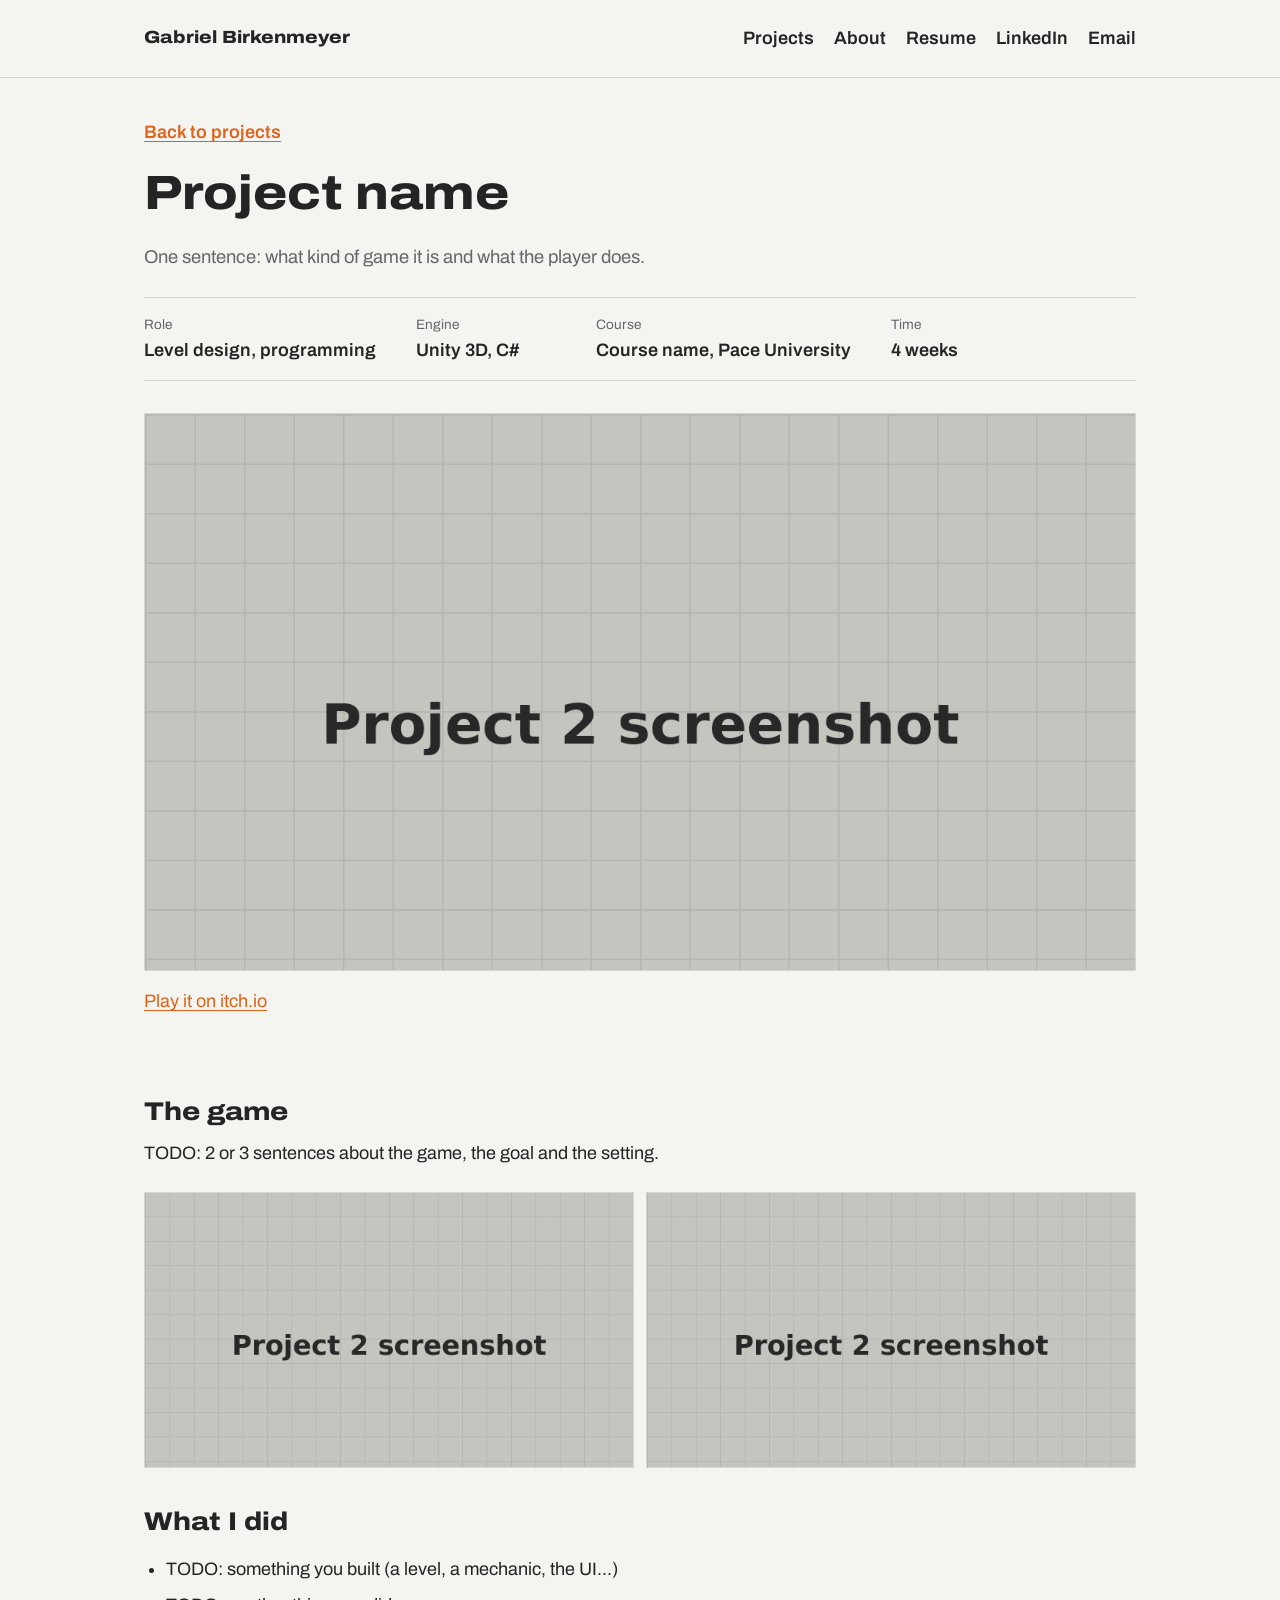
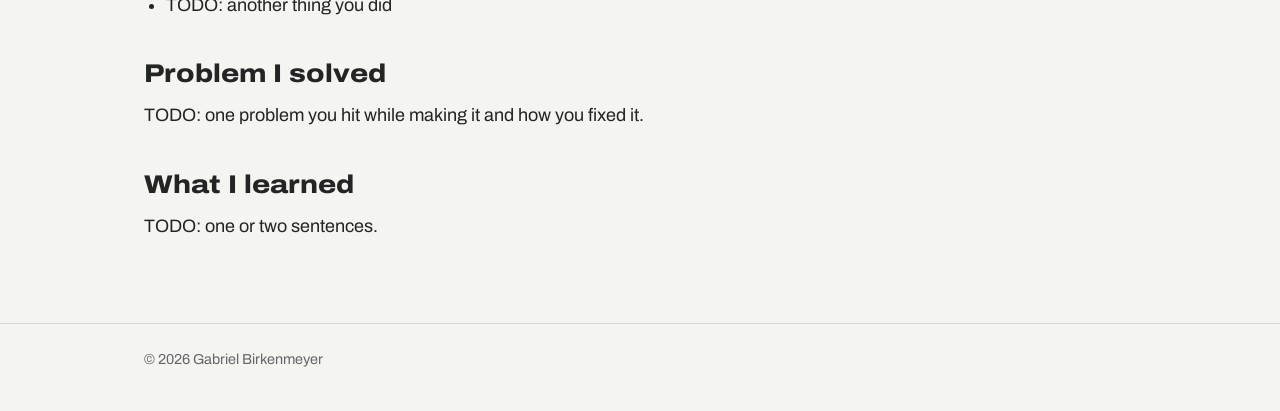
<file: project-2.html>
<!DOCTYPE html>
<!-- ============================================================
     PROJECT PAGE TEMPLATE
     1. Copy this file and rename it (example: project-1.html)
     2. Replace every TODO text below
     3. Put the pictures in the images folder
     ============================================================ -->
<html lang="en">
<head>
  <meta charset="UTF-8">
  <meta name="viewport" content="width=device-width, initial-scale=1">
  <title>Project name — Gabriel Birkenmeyer</title> <!-- TODO: project name -->

  <link rel="preconnect" href="https://fonts.googleapis.com">
  <link rel="preconnect" href="https://fonts.gstatic.com" crossorigin>
  <link href="https://fonts.googleapis.com/css2?family=Archivo:wdth,wght@62..125,400..800&display=swap" rel="stylesheet">
  <link rel="stylesheet" href="style.css">
</head>
<body>

  <header class="site-header">
    <div class="wrap">
      <a class="logo" href="index.html">Gabriel Birkenmeyer</a>
      <nav class="site-nav" aria-label="Main">
        <a href="index.html#projects">Projects</a>
        <a href="index.html#about">About</a>
        <a href="resume.pdf">Resume</a>
        <a href="https://www.linkedin.com/in/gabriel-prado-340322141">LinkedIn</a>
        <a href="mailto:gabrielprado242@gmail.com">Email</a>
      </nav>
    </div>
  </header>

  <main>

    <section class="project-top">
      <div class="wrap">
        <a class="back" href="index.html#projects">Back to projects</a>
        <h1>Project name</h1> <!-- TODO -->
        <p class="lede">One sentence: what kind of game it is and what the player does.</p> <!-- TODO -->

        <dl class="facts"> <!-- TODO: fill these in -->
          <div><dt>Role</dt><dd>Level design, programming</dd></div>
          <div><dt>Engine</dt><dd>Unity 3D, C#</dd></div>
          <div><dt>Course</dt><dd>Course name, Pace University</dd></div>
          <div><dt>Time</dt><dd>4 weeks</dd></div>
        </dl>

        <!-- TODO: your main picture (16:9 works best) -->
        <img class="cover" src="images/project-2.png" alt="Project name cover">

        <!-- Optional: a playable link. Delete this line if you don't have one. -->
        <p style="margin-top:16px"><a href="https://your-name.itch.io/your-game">Play it on itch.io</a></p>
      </div>
    </section>

    <section class="project-body">
      <div class="wrap">

        <h2>The game</h2>
        <p>TODO: 2 or 3 sentences about the game, the goal and the setting.</p>

        <!-- More screenshots (wide ones). Add or remove <img> lines. -->
        <div class="shots wide">
          <img src="images/project-2.png" alt="Screenshot">
          <img src="images/project-2.png" alt="Screenshot">
        </div>

        <h2>What I did</h2>
        <ul>
          <li>TODO: something you built (a level, a mechanic, the UI...)</li>
          <li>TODO: another thing you did</li>
        </ul>

        <h2>Problem I solved</h2>
        <p>TODO: one problem you hit while making it and how you fixed it.</p>

        <h2>What I learned</h2>
        <p>TODO: one or two sentences.</p>

      </div>
    </section>

  </main>

  <footer class="site-footer">
    <div class="wrap">© 2026 Gabriel Birkenmeyer</div>
  </footer>

  <script src="lightbox.js"></script>
</body>
</html>
</file>
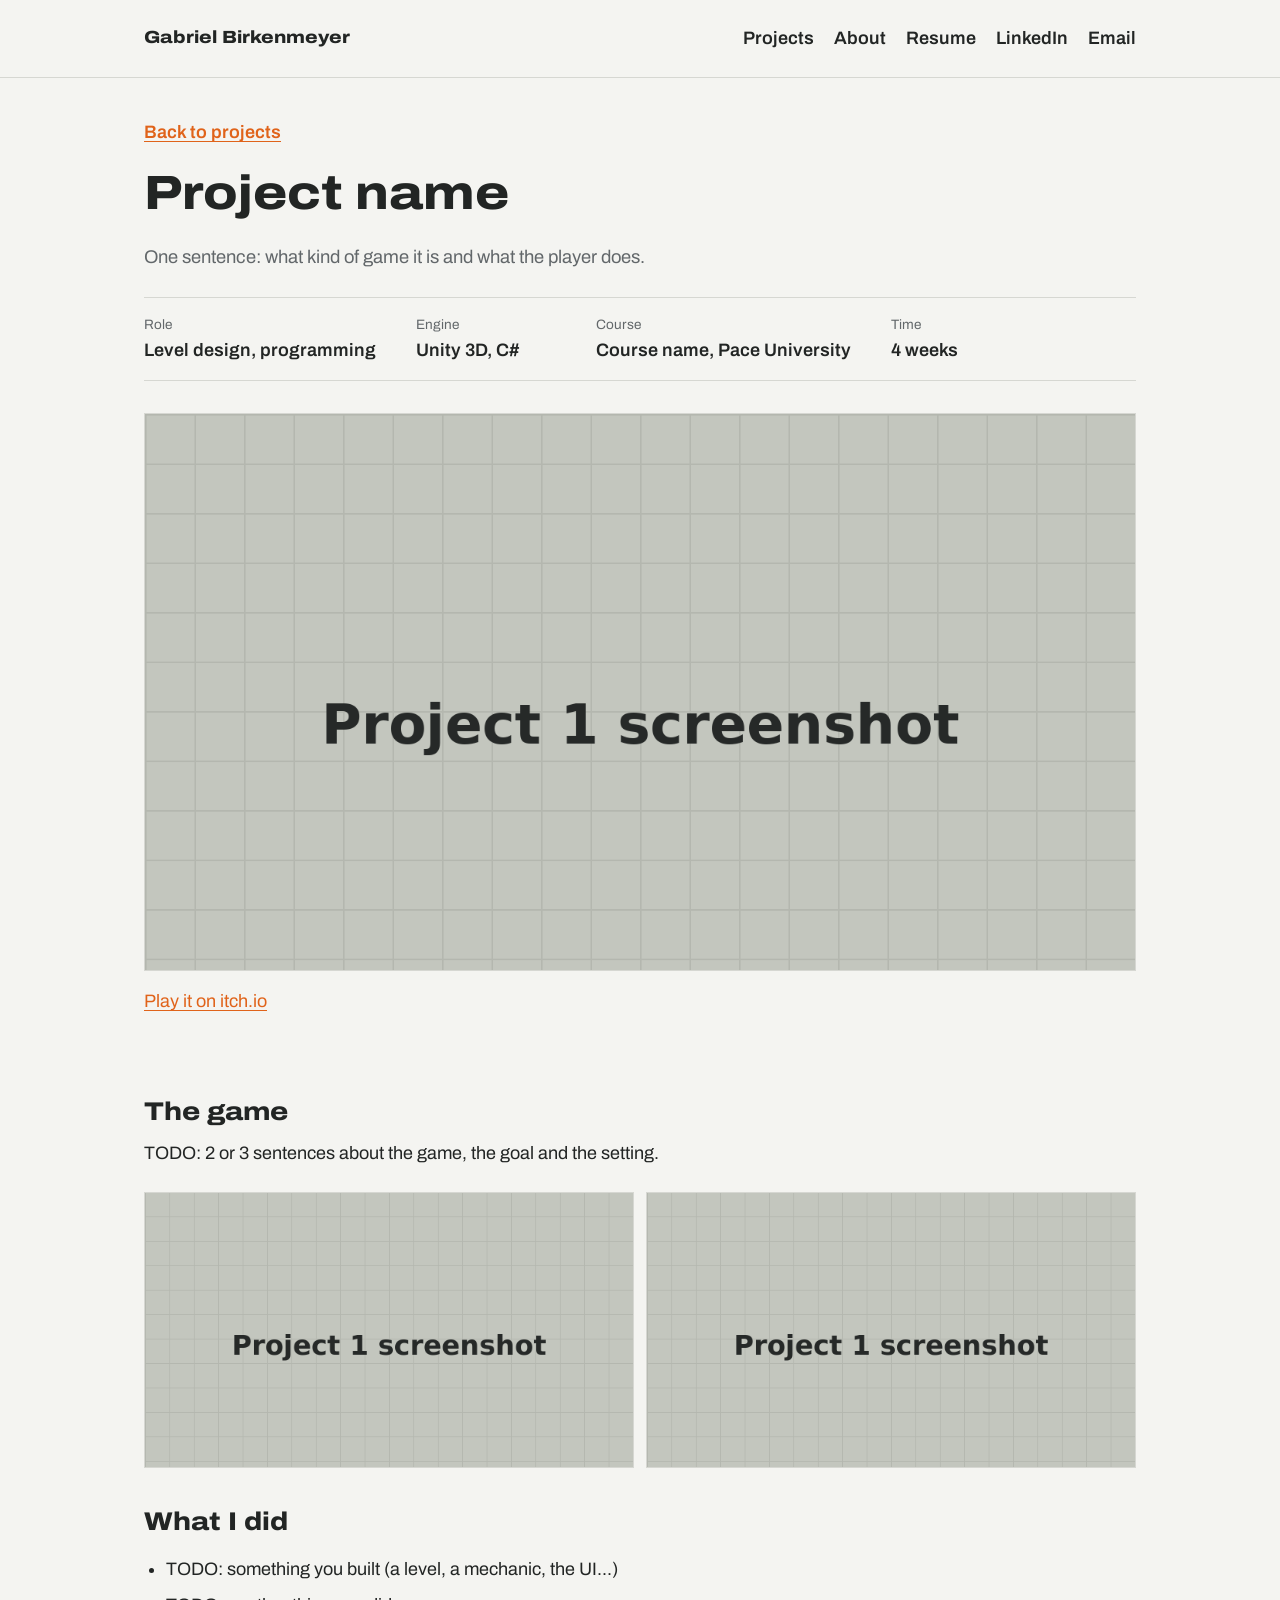
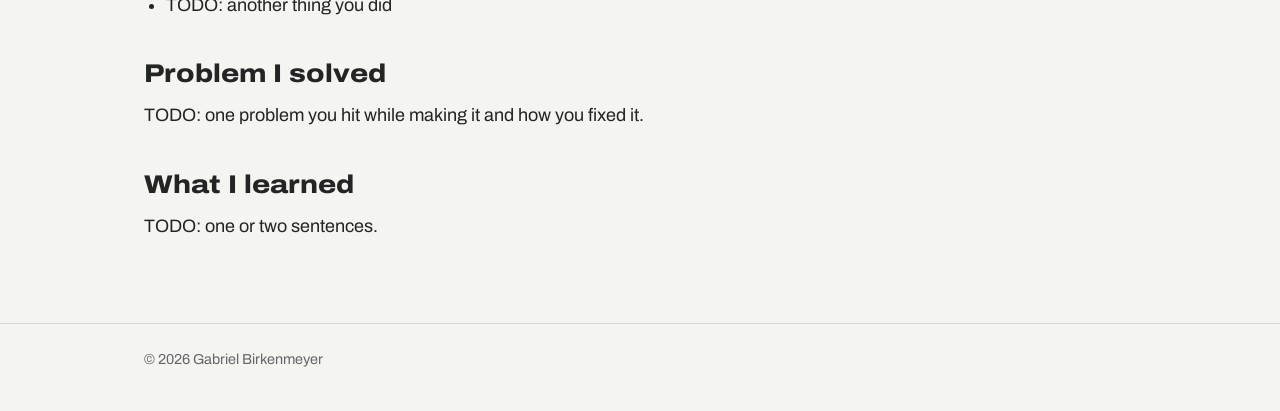
<file: project-template.html>
<!DOCTYPE html>
<!-- ============================================================
     PROJECT PAGE TEMPLATE
     1. Copy this file and rename it (example: project-1.html)
     2. Replace every TODO text below
     3. Put the pictures in the images folder
     ============================================================ -->
<html lang="en">
<head>
  <meta charset="UTF-8">
  <meta name="viewport" content="width=device-width, initial-scale=1">
  <title>Project name — Gabriel Birkenmeyer</title> <!-- TODO: project name -->

  <link rel="preconnect" href="https://fonts.googleapis.com">
  <link rel="preconnect" href="https://fonts.gstatic.com" crossorigin>
  <link href="https://fonts.googleapis.com/css2?family=Archivo:wdth,wght@62..125,400..800&display=swap" rel="stylesheet">
  <link rel="stylesheet" href="style.css">
</head>
<body>

  <header class="site-header">
    <div class="wrap">
      <a class="logo" href="index.html">Gabriel Birkenmeyer</a>
      <nav class="site-nav" aria-label="Main">
        <a href="index.html#projects">Projects</a>
        <a href="index.html#about">About</a>
        <a href="resume.pdf">Resume</a>
        <a href="https://www.linkedin.com/in/gabriel-prado-340322141">LinkedIn</a>
        <a href="mailto:gabrielprado242@gmail.com">Email</a>
      </nav>
    </div>
  </header>

  <main>

    <section class="project-top">
      <div class="wrap">
        <a class="back" href="index.html#projects">Back to projects</a>
        <h1>Project name</h1> <!-- TODO -->
        <p class="lede">One sentence: what kind of game it is and what the player does.</p> <!-- TODO -->

        <dl class="facts"> <!-- TODO: fill these in -->
          <div><dt>Role</dt><dd>Level design, programming</dd></div>
          <div><dt>Engine</dt><dd>Unity 3D, C#</dd></div>
          <div><dt>Course</dt><dd>Course name, Pace University</dd></div>
          <div><dt>Time</dt><dd>4 weeks</dd></div>
        </dl>

        <!-- TODO: your main picture (16:9 works best) -->
        <img class="cover" src="images/project-1.png" alt="Project name cover">

        <!-- Optional: a playable link. Delete this line if you don't have one. -->
        <p style="margin-top:16px"><a href="https://your-name.itch.io/your-game">Play it on itch.io</a></p>
      </div>
    </section>

    <section class="project-body">
      <div class="wrap">

        <h2>The game</h2>
        <p>TODO: 2 or 3 sentences about the game, the goal and the setting.</p>

        <!-- More screenshots (wide ones). Add or remove <img> lines. -->
        <div class="shots wide">
          <img src="images/project-1.png" alt="Screenshot">
          <img src="images/project-1.png" alt="Screenshot">
        </div>

        <h2>What I did</h2>
        <ul>
          <li>TODO: something you built (a level, a mechanic, the UI...)</li>
          <li>TODO: another thing you did</li>
        </ul>

        <h2>Problem I solved</h2>
        <p>TODO: one problem you hit while making it and how you fixed it.</p>

        <h2>What I learned</h2>
        <p>TODO: one or two sentences.</p>

      </div>
    </section>

  </main>

  <footer class="site-footer">
    <div class="wrap">© 2026 Gabriel Birkenmeyer</div>
  </footer>

  <script src="lightbox.js"></script>
</body>
</html>
</file>
<file: style.css>
/* =========================================================
   Gabriel Birkenmeyer — portfolio
   Simple layout: intro + clickable project pictures.
   Each picture opens that project's own page.
   ========================================================= */

/* ---------- 1. Colors and sizes (change the look here) ---------- */
:root {
  --bg:      #F4F4F1;   /* page background */
  --text:    #222524;   /* main text */
  --muted:   #62676A;   /* secondary text */
  --line:    #D6D7D2;   /* thin lines and image borders */
  --accent:  #E0631A;   /* links and hover color */

  --font: "Archivo", system-ui, sans-serif;
  --max: 1040px;        /* max page width */
  --gutter: 24px;
}

/* ---------- 2. Base ---------- */
* { box-sizing: border-box; }

body {
  margin: 0;
  background: var(--bg);
  color: var(--text);
  font-family: var(--font);
  font-size: 18px;
  line-height: 1.6;
}

img { max-width: 100%; display: block; }

a { color: var(--accent); text-underline-offset: 3px; }
a:hover { color: var(--text); }

:focus-visible { outline: 3px solid var(--accent); outline-offset: 3px; }

h1, h2, h3 {
  font-weight: 800;
  font-stretch: 115%;          /* a bit wider for headings */
  line-height: 1.1;
  margin: 0 0 0.5em;
}
h1 { font-size: clamp(2rem, 5vw, 3rem); }
h2 { font-size: 1.6rem; }
h3 { font-size: 1.2rem; }

p { margin: 0 0 1em; max-width: 65ch; }

.wrap {
  max-width: var(--max);
  margin: 0 auto;
  padding: 0 var(--gutter);
}

/* ---------- 3. Header ---------- */
.site-header { padding: 24px 0; border-bottom: 1px solid var(--line); }
.site-header .wrap {
  display: flex;
  justify-content: space-between;
  align-items: center;
  flex-wrap: wrap;
  gap: 12px 24px;
}
.logo {
  font-weight: 800;
  font-stretch: 115%;
  font-size: 1.1rem;
  color: var(--text);
  text-decoration: none;
}
.site-nav { display: flex; flex-wrap: wrap; gap: 20px; }
.site-nav a { color: var(--text); text-decoration: none; font-weight: 600; }
.site-nav a:hover { color: var(--accent); }

/* ---------- 4. Home page intro ---------- */
.intro { padding: 56px 0 40px; }
.intro p { color: var(--muted); font-size: 1.15rem; }

/* ---------- 5. Project pictures on the home page ---------- */
.projects { padding-bottom: 64px; }
.projects h2 { margin-top: 24px; }

.grid {
  display: grid;
  grid-template-columns: repeat(2, 1fr);
  gap: 32px;
  margin-bottom: 40px;
}

/* the featured project takes the full width */
.card.featured { grid-column: 1 / -1; }

.card {
  display: block;
  color: var(--text);
  text-decoration: none;
}
.card img {
  width: 100%;
  aspect-ratio: 16 / 9;
  object-fit: cover;
  border: 1px solid var(--line);
  transition: opacity 0.15s;
}
.card:hover img { opacity: 0.85; }
.card:hover h3 { color: var(--accent); }
.card h3 { margin: 14px 0 4px; }
.card .role { color: var(--muted); font-size: 0.95rem; margin: 0; }

/* ---------- 6. About (home page) ---------- */
.about { padding: 48px 0 64px; border-top: 1px solid var(--line); }
.about .tools { color: var(--muted); }

/* ---------- 7. Project pages ---------- */
.project-top { padding: 40px 0 24px; }
.back { display: inline-block; margin-bottom: 20px; font-weight: 600; }
.project-top .lede { font-size: 1.15rem; color: var(--muted); }

.facts {
  display: flex;
  flex-wrap: wrap;
  gap: 12px 40px;
  margin: 24px 0 32px;
  padding: 16px 0;
  border-top: 1px solid var(--line);
  border-bottom: 1px solid var(--line);
}
.facts div { min-width: 140px; }
.facts dt { color: var(--muted); font-size: 0.85rem; }
.facts dd { margin: 0; font-weight: 600; }

.cover {
  width: 100%;
  aspect-ratio: 16 / 9;
  object-fit: cover;
  border: 1px solid var(--line);
}

/* gameplay video at the top of a project page */
.hero { margin: 0; }
video.cover { display: block; background: #000; }
.hero figcaption { color: var(--muted); font-size: 0.9rem; margin-top: 8px; }

.project-body { padding: 40px 0 64px; }
.project-body h2 { margin-top: 1.6em; }
.project-body h2:first-child { margin-top: 0; }
.project-body ul { max-width: 65ch; padding-left: 1.2em; }
.project-body li { margin-bottom: 0.4em; }

/* screenshots row (phone screenshots for POPz) */
.shots {
  display: grid;
  grid-template-columns: repeat(5, 1fr);
  gap: 12px;
  margin: 24px 0 8px;
}
.shots img {
  aspect-ratio: 1290 / 2796;
  object-fit: cover;
  border-radius: 14px;
  border: 1px solid var(--line);
}
/* wide screenshots (for PC/Unity games) */
.shots.wide { grid-template-columns: repeat(2, 1fr); }
.shots.wide img { aspect-ratio: 16 / 9; border-radius: 0; }

/* screenshots with a caption under them (before / after pairs) */
.shots figure { margin: 0; }
.shots figcaption { color: var(--muted); font-size: 0.9rem; margin-top: 6px; }
/* top-down map shots are less wide, so they keep more of the picture */
.shots.wide.map img { aspect-ratio: 3 / 2; }

/* model turnaround shots (the chicken and the egg) */
.shots.models { grid-template-columns: repeat(4, 1fr); }
.shots.models img { aspect-ratio: 1 / 1; border-radius: 0; }

/* gameplay videos */
.videos {
  display: grid;
  grid-template-columns: repeat(2, 1fr);
  gap: 12px;
  margin: 24px 0 8px;
}
.videos figure { margin: 0; }
.videos video {
  display: block;
  width: 100%;
  aspect-ratio: 16 / 9;
  object-fit: cover;
  background: #000;
  border: 1px solid var(--line);
}
.videos figcaption { color: var(--muted); font-size: 0.9rem; margin-top: 6px; }

/* playtest log table (what I found / what I changed) */
.log {
  width: 100%;
  border-collapse: collapse;
  margin: 16px 0 24px;
  font-size: 0.95rem;
}
.log th, .log td {
  text-align: left;
  vertical-align: top;
  padding: 10px 12px;
  border-bottom: 1px solid var(--line);
}
.log th { font-weight: 700; border-bottom: 2px solid var(--text); }
.log td:first-child { width: 42%; color: var(--muted); }

/* ---------- 8. Image viewer (lightbox.js) ---------- */
.zoomable { cursor: zoom-in; }

.viewer {
  border: none;
  padding: 0;
  background: transparent;
  max-width: 94vw;
  max-height: 94vh;
  overflow: visible;
}
.viewer::backdrop { background: rgba(10, 10, 12, 0.88); }
.viewer img {
  max-width: 94vw;
  max-height: 90vh;
  width: auto;
  height: auto;
  object-fit: contain;
  border-radius: 12px;
}
.viewer-close {
  position: fixed;
  top: 16px;
  right: 20px;
  width: 48px;
  height: 48px;
  border: none;
  border-radius: 50%;
  background: #fff;
  color: var(--text);
  font-size: 32px;
  line-height: 1;
  cursor: pointer;
}
.viewer-close:hover { background: var(--accent); color: #fff; }

/* ---------- 9. Footer ---------- */
.site-footer {
  border-top: 1px solid var(--line);
  padding: 24px 0 40px;
  color: var(--muted);
  font-size: 0.9rem;
}

/* ---------- 10. Phones ---------- */
@media (max-width: 700px) {
  :root { --gutter: 16px; }
  body { font-size: 17px; }
  .grid { grid-template-columns: 1fr; gap: 28px; }
  .shots { grid-template-columns: repeat(3, 1fr); }
  .shots img:nth-child(n+4) { display: none; }
  .shots.wide { grid-template-columns: 1fr; }
  .shots.wide img:nth-child(n+4) { display: block; }
  .shots.models { grid-template-columns: repeat(2, 1fr); }
  .videos { grid-template-columns: 1fr; }
}

/* "Play in your browser" button on project pages */
.play-btn {
  display: inline-block;
  margin: 8px 0 4px;
  padding: 12px 22px;
  background: var(--accent);
  color: #fff;
  font-weight: 700;
  text-decoration: none;
  border-radius: 6px;
}
.play-btn:hover { background: var(--text); color: #fff; }
.play-note { color: var(--muted); font-size: 0.9rem; margin: 6px 0 24px; }

/* Small Brado Games logo (studio label) */
.studio { display: flex; align-items: center; gap: 10px; color: var(--muted); font-size: 0.9rem; margin: 4px 0 20px; }
.studio img { height: 30px; width: auto; display: block; }
</file>
